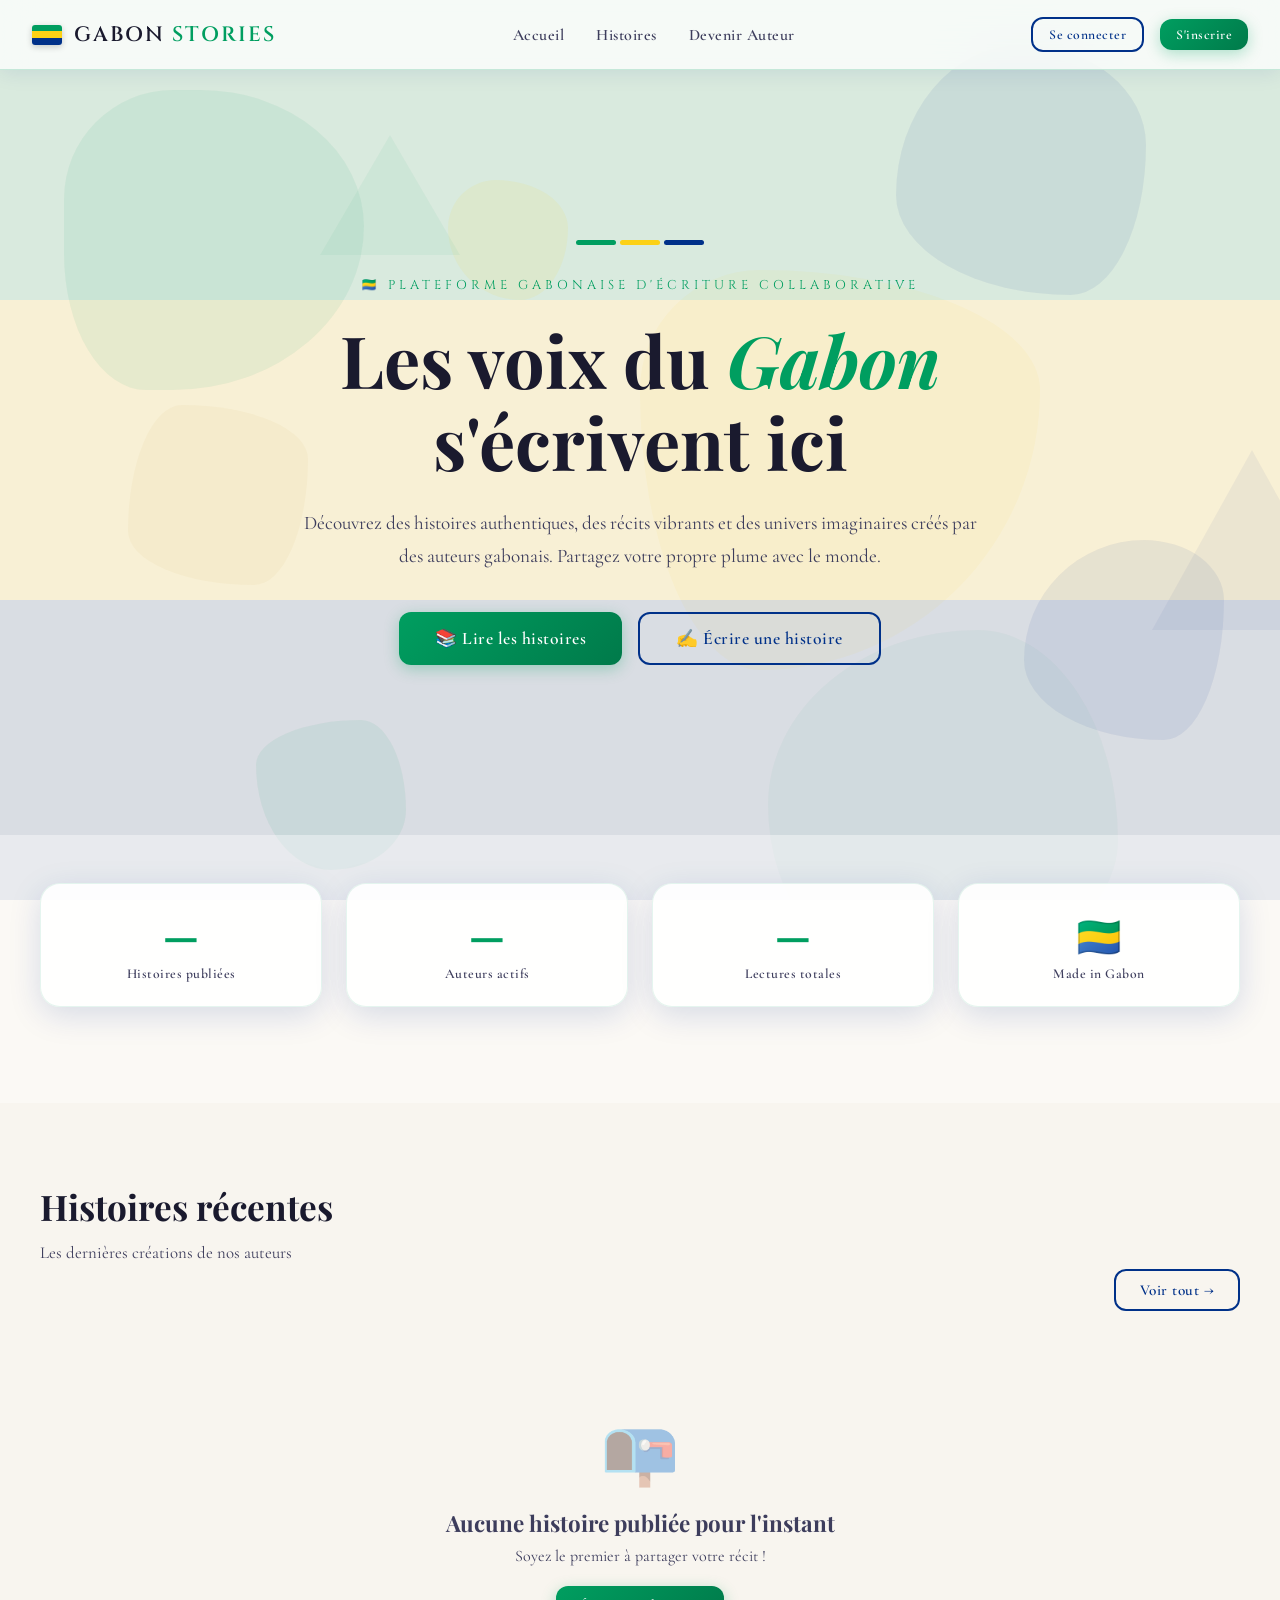
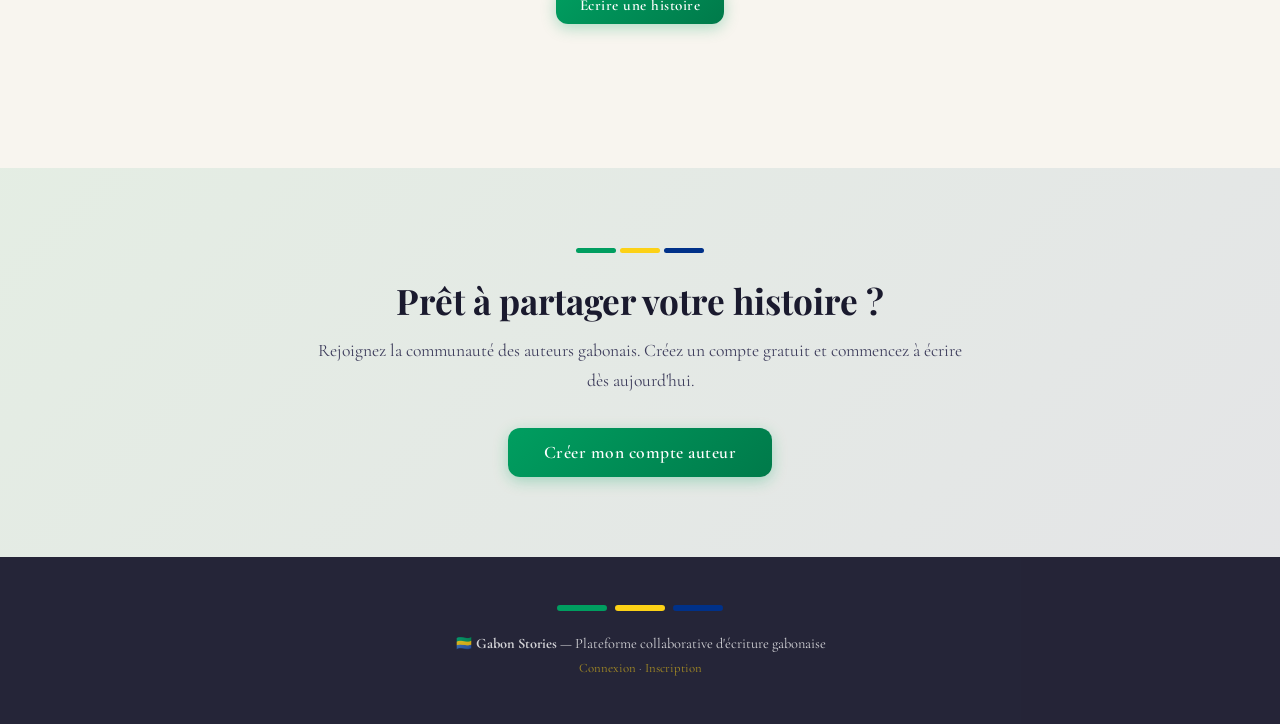
<file: index.html>
<!DOCTYPE html>
<html lang="fr">
<head>
  <meta charset="UTF-8">
  <meta name="viewport" content="width=device-width, initial-scale=1.0">
  <title>Gabon Stories — Bibliothèque Collaborative</title>
  <link rel="stylesheet" href="style.css">
</head>
<body>

<!-- FOND DRAPEAU GABONAIS -->
<div class="flag-background">
  <div class="flag-band flag-band-vert"></div>
  <div class="flag-band flag-band-jaune"></div>
  <div class="flag-band flag-band-bleu"></div>
</div>
<div class="flag-overlay"></div>

<!-- FORMES ANIMÉES -->
<div class="shapes-container">
  <div class="shape shape-1"></div>
  <div class="shape shape-2"></div>
  <div class="shape shape-3"></div>
  <div class="shape shape-4"></div>
  <div class="shape shape-5"></div>
  <div class="shape shape-6"></div>
  <div class="shape shape-7"></div>
  <div class="shape shape-8"></div>
  <div class="shape shape-tri shape-tri-1"></div>
  <div class="shape shape-tri shape-tri-2"></div>
</div>

<!-- CONTENU -->
<div class="page-content">

  <!-- NAVBAR -->
  <nav class="navbar">
    <a href="index.html" class="navbar-brand">
      <div class="brand-flag">
        <span class="bf-vert"></span>
        <span class="bf-jaune"></span>
        <span class="bf-bleu"></span>
      </div>
      <span class="brand-text">GABON <span>STORIES</span></span>
    </a>
    <ul class="navbar-nav">
      <li><a href="index.html">Accueil</a></li>
      <li><a href="histoires.html">Histoires</a></li>
      <li><a href="inscription.html">Devenir Auteur</a></li>
    </ul>
    <div class="navbar-actions" id="navActions"></div>
  </nav>

  <!-- HERO -->
  <section class="hero">
    <div class="hero-content">
      <div class="flag-stripe">
        <span class="fs-vert"></span>
        <span class="fs-jaune"></span>
        <span class="fs-bleu"></span>
      </div>
      <p class="hero-eyebrow">🇬🇦 Plateforme Gabonaise d'Écriture Collaborative</p>
      <h1 class="hero-title">Les voix du <em>Gabon</em> s'écrivent ici</h1>
      <p class="hero-subtitle">
        Découvrez des histoires authentiques, des récits vibrants et des univers imaginaires créés par des auteurs gabonais. Partagez votre propre plume avec le monde.
      </p>
      <div class="hero-actions">
        <a href="histoires.html" class="btn btn-primary btn-lg">📚 Lire les histoires</a>
        <a href="inscription.html" class="btn btn-secondary btn-lg">✍️ Écrire une histoire</a>
      </div>
    </div>
  </section>

  <!-- STATISTIQUES -->
  <section class="section-sm" style="background: rgba(255,255,255,0.4);">
    <div class="container">
      <div class="stats-grid" id="statsGrid">
        <div class="stat-card">
          <div class="stat-number" id="statStories">—</div>
          <div class="stat-label">Histoires publiées</div>
        </div>
        <div class="stat-card">
          <div class="stat-number" id="statAuthors">—</div>
          <div class="stat-label">Auteurs actifs</div>
        </div>
        <div class="stat-card">
          <div class="stat-number" id="statViews">—</div>
          <div class="stat-label">Lectures totales</div>
        </div>
        <div class="stat-card">
          <div class="stat-number">🇬🇦</div>
          <div class="stat-label">Made in Gabon</div>
        </div>
      </div>
    </div>
  </section>

  <!-- HISTOIRES RÉCENTES -->
  <section class="section">
    <div class="container">
      <div class="section-header">
        <div>
          <h2 class="section-title">Histoires récentes</h2>
          <p class="section-subtitle">Les dernières créations de nos auteurs</p>
        </div>
        <a href="histoires.html" class="btn btn-secondary">Voir tout →</a>
      </div>

      <div id="storiesGrid" class="grid-3">
        <div class="empty-state" style="grid-column: 1/-1;">
          <div class="empty-state-icon">📖</div>
          <h3>Chargement des histoires...</h3>
        </div>
      </div>
    </div>
  </section>

  <!-- CALL TO ACTION -->
  <section class="section" style="background: linear-gradient(135deg, rgba(0,158,96,0.08), rgba(0,49,137,0.08));">
    <div class="container" style="text-align: center; max-width: 650px;">
      <div class="flag-stripe" style="justify-content: center; margin-bottom: 1.5rem;">
        <span class="fs-vert"></span>
        <span class="fs-jaune"></span>
        <span class="fs-bleu"></span>
      </div>
      <h2 class="section-title">Prêt à partager votre histoire ?</h2>
      <p style="color: var(--texte-moyen); font-size: 1.1rem; margin-bottom: 2rem; line-height: 1.7;">
        Rejoignez la communauté des auteurs gabonais. Créez un compte gratuit et commencez à écrire dès aujourd'hui.
      </p>
      <a href="inscription.html" class="btn btn-primary btn-lg">Créer mon compte auteur</a>
    </div>
  </section>

  <!-- FOOTER -->
  <footer>
    <div class="footer-flag">
      <span style="background:var(--vert-gabon)"></span>
      <span style="background:var(--jaune-gabon)"></span>
      <span style="background:var(--bleu-gabon)"></span>
    </div>
    <p>🇬🇦 <strong>Gabon Stories</strong> — Plateforme collaborative d'écriture gabonaise</p>
    <p style="margin-top: 0.5rem; font-size: 0.8rem; opacity: 0.6;">
      <a href="connexion.html">Connexion</a> · <a href="inscription.html">Inscription</a>
    </p>
  </footer>
</div>

<script src="app.js"></script>
<script>
  // Charger stats et histoires
  async function loadHomepage() {
    // Stats
    try {
      const res = await API.get('getStats');
      if (res.success) {
        document.getElementById('statStories').textContent = res.stats.stories;
        document.getElementById('statAuthors').textContent = res.stats.authors;
        document.getElementById('statViews').textContent = res.stats.views;
      }
    } catch(e) {}

    // Histoires
    try {
      const res = await API.get('getStories');
      const grid = document.getElementById('storiesGrid');
      if (res.success && res.stories.length > 0) {
        const recent = res.stories.slice(0, 6);
        grid.innerHTML = recent.map(story => `
          <div class="story-card" onclick="window.location.href='lire.html?id=${story.id}'">
            <div class="story-card-banner"></div>
            <div class="story-card-body">
              <h3 class="story-card-title">${escapeHtml(story.title)}</h3>
              <p class="story-card-author">✍️ ${escapeHtml(story.authorName)}</p>
              <p class="story-card-excerpt">${escapeHtml(story.excerpt)}</p>
            </div>
            <div class="story-card-footer">
              <span>📅 ${formatDate(story.createdAt)}</span>
              <span>👁 ${story.views}</span>
            </div>
          </div>
        `).join('');
      } else {
        grid.innerHTML = `
          <div class="empty-state" style="grid-column:1/-1">
            <div class="empty-state-icon">📭</div>
            <h3>Aucune histoire publiée pour l'instant</h3>
            <p>Soyez le premier à partager votre récit !</p>
            <br><a href="inscription.html" class="btn btn-primary">Écrire une histoire</a>
          </div>
        `;
      }
    } catch(e) {
      document.getElementById('storiesGrid').innerHTML = `
        <div class="alert alert-error" style="grid-column:1/-1">
          ⚠️ Impossible de charger les histoires. Vérifiez la configuration de l'API.
        </div>
      `;
    }
  }

  document.addEventListener('DOMContentLoaded', loadHomepage);
</script>
</body>
</html>
</file>
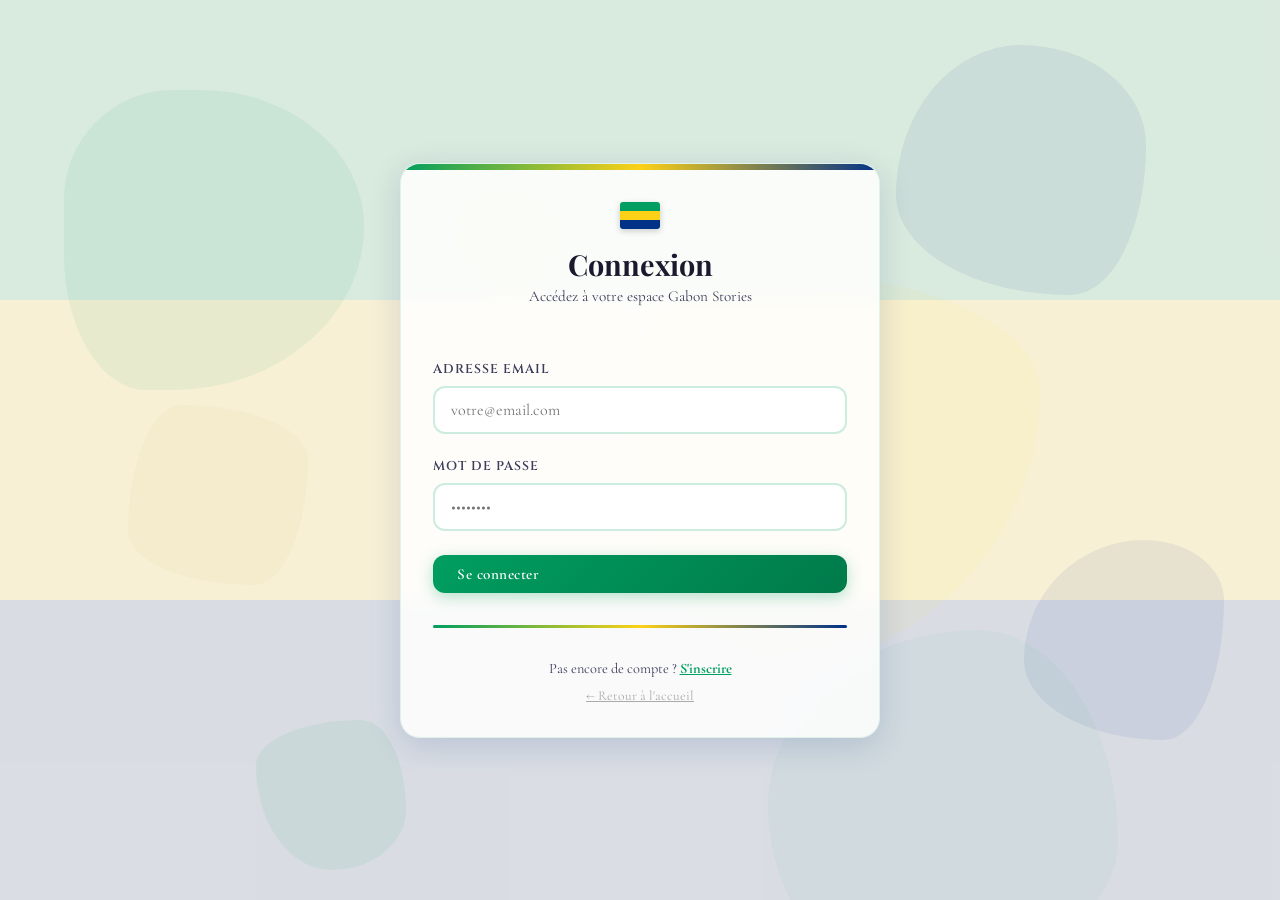
<file: admin.html>
<!DOCTYPE html>
<html lang="fr">
<head>
  <meta charset="UTF-8">
  <meta name="viewport" content="width=device-width, initial-scale=1.0">
  <title>Administration — Gabon Stories</title>
  <link rel="stylesheet" href="style.css">
</head>
<body>

<div class="flag-background">
  <div class="flag-band flag-band-vert"></div>
  <div class="flag-band flag-band-jaune"></div>
  <div class="flag-band flag-band-bleu"></div>
</div>
<div class="flag-overlay"></div>

<div class="shapes-container">
  <div class="shape shape-1"></div>
  <div class="shape shape-3"></div>
  <div class="shape shape-5"></div>
  <div class="shape shape-7"></div>
</div>

<div class="page-content">
  <nav class="navbar">
    <a href="index.html" class="navbar-brand">
      <div class="brand-flag">
        <span class="bf-vert"></span>
        <span class="bf-jaune"></span>
        <span class="bf-bleu"></span>
      </div>
      <span class="brand-text">GABON <span>STORIES</span></span>
    </a>
    <div style="display:flex;align-items:center;gap:1rem;">
      <span style="font-size:0.85rem;background:rgba(0,49,137,0.1);color:var(--bleu-gabon);padding:4px 12px;border-radius:20px;font-weight:700;">🔐 Administration</span>
      <div class="navbar-actions" id="navActions"></div>
    </div>
  </nav>

  <div class="dashboard-layout">
    <!-- SIDEBAR -->
    <aside class="sidebar">
      <div style="padding:1.5rem;border-bottom:1px solid rgba(0,158,96,0.1);">
        <div class="avatar" style="width:50px;height:50px;background:linear-gradient(135deg,var(--bleu-gabon),#001a5e);font-size:1.1rem;margin-bottom:0.75rem;">AD</div>
        <div style="font-weight:700;">Administrateur</div>
        <div style="font-size:0.8rem;color:var(--bleu-gabon);">🔐 Accès total</div>
      </div>
      <p class="sidebar-section-title">Gestion</p>
      <button class="sidebar-item active" onclick="showAdminSection('dashboard')">
        <span class="sidebar-item-icon">📊</span> Tableau de bord
      </button>
      <button class="sidebar-item" onclick="showAdminSection('users')">
        <span class="sidebar-item-icon">👥</span> Utilisateurs
      </button>
      <button class="sidebar-item" onclick="showAdminSection('stories')">
        <span class="sidebar-item-icon">📚</span> Histoires
      </button>
      <p class="sidebar-section-title">Système</p>
      <button class="sidebar-item" onclick="window.open('histoires.html')">
        <span class="sidebar-item-icon">🌐</span> Voir le site
      </button>
      <button class="sidebar-item" onclick="handleLogout()">
        <span class="sidebar-item-icon">🚪</span> Déconnexion
      </button>
    </aside>

    <!-- MAIN -->
    <main class="main-content">
      <div id="alertContainer"></div>

      <!-- DASHBOARD -->
      <div id="adminDashboard">
        <h2 class="section-title">📊 Tableau de bord</h2>
        <p class="section-subtitle">Vue d'ensemble de la plateforme</p>
        <br>
        <div class="stats-grid" id="adminStats">
          <div class="stat-card"><div class="stat-number" id="sTotalUsers">—</div><div class="stat-label">Utilisateurs</div></div>
          <div class="stat-card"><div class="stat-number" id="sTotalStories">—</div><div class="stat-label">Histoires totales</div></div>
          <div class="stat-card"><div class="stat-number" id="sPublished">—</div><div class="stat-label">Publiées</div></div>
          <div class="stat-card"><div class="stat-number" id="sDrafts">—</div><div class="stat-label">Brouillons</div></div>
        </div>

        <div class="card">
          <div class="card-header">
            <h3 style="font-family:'Playfair Display',serif;">🇬🇦 À propos de cette plateforme</h3>
          </div>
          <div class="card-body">
            <p style="line-height:1.8;color:var(--texte-moyen);">
              Bienvenue dans l'interface d'administration de <strong>Gabon Stories</strong>. 
              Depuis ce tableau de bord, vous gérez l'ensemble de la plateforme : 
              utilisateurs, histoires, et statistiques. 
              Toutes les données sont stockées dans <strong>Google Sheets</strong> via <strong>Google Apps Script</strong>.
            </p>
            <br>
            <div style="display:flex;gap:1rem;flex-wrap:wrap;">
              <button class="btn btn-primary" onclick="showAdminSection('users')">👥 Gérer les utilisateurs</button>
              <button class="btn btn-secondary" onclick="showAdminSection('stories')">📚 Gérer les histoires</button>
            </div>
          </div>
        </div>
      </div>

      <!-- UTILISATEURS -->
      <div id="adminUsers" style="display:none;">
        <div class="section-header">
          <div>
            <h2 class="section-title">👥 Gestion des utilisateurs</h2>
            <p class="section-subtitle">Tous les comptes inscrits sur la plateforme</p>
          </div>
          <button class="btn btn-primary" onclick="loadUsers()">🔄 Actualiser</button>
        </div>
        <div class="table-container">
          <table>
            <thead>
              <tr>
                <th>Auteur</th>
                <th>Email</th>
                <th>Rôle</th>
                <th>Inscription</th>
                <th>Statut</th>
                <th>Actions</th>
              </tr>
            </thead>
            <tbody id="usersTableBody">
              <tr><td colspan="6" style="text-align:center;padding:2rem;color:#aaa;">Chargement...</td></tr>
            </tbody>
          </table>
        </div>
      </div>

      <!-- HISTOIRES -->
      <div id="adminStories" style="display:none;">
        <div class="section-header">
          <div>
            <h2 class="section-title">📚 Gestion des histoires</h2>
            <p class="section-subtitle">Toutes les histoires de la plateforme</p>
          </div>
          <button class="btn btn-primary" onclick="loadAdminStories()">🔄 Actualiser</button>
        </div>
        <div class="table-container">
          <table>
            <thead>
              <tr>
                <th>Titre</th>
                <th>Auteur</th>
                <th>Date</th>
                <th>Statut</th>
                <th>Vues</th>
                <th>Actions</th>
              </tr>
            </thead>
            <tbody id="storiesTableBody">
              <tr><td colspan="6" style="text-align:center;padding:2rem;color:#aaa;">Chargement...</td></tr>
            </tbody>
          </table>
        </div>
      </div>
    </main>
  </div>
</div>

<!-- MODAL CONFIRMATION -->
<div class="modal-overlay" id="confirmModal">
  <div class="modal">
    <div class="modal-header">
      <h3 class="modal-title" id="confirmModalTitle">Confirmer l'action</h3>
      <button class="modal-close" onclick="closeModal('confirmModal')">✕</button>
    </div>
    <div class="modal-body">
      <p id="confirmModalText" style="color:var(--texte-moyen);margin-bottom:1.5rem;"></p>
      <div style="display:flex;gap:1rem;">
        <button class="btn btn-danger" id="confirmModalBtn">Confirmer</button>
        <button class="btn btn-secondary" onclick="closeModal('confirmModal')">Annuler</button>
      </div>
    </div>
  </div>
</div>

<script src="app.js"></script>
<script>
  AppState.init();
  if (!AppState.isLoggedIn() || !AppState.isAdmin()) window.location.href = 'connexion.html';

  function showAdminSection(name) {
    ['adminDashboard','adminUsers','adminStories'].forEach(id => {
      document.getElementById(id).style.display = 'none';
    });
    document.querySelectorAll('.sidebar-item').forEach(i => i.classList.remove('active'));

    if (name === 'dashboard') {
      document.getElementById('adminDashboard').style.display = 'block';
      loadDashboardStats();
    } else if (name === 'users') {
      document.getElementById('adminUsers').style.display = 'block';
      loadUsers();
    } else if (name === 'stories') {
      document.getElementById('adminStories').style.display = 'block';
      loadAdminStories();
    }
  }

  async function loadDashboardStats() {
    try {
      const [usersRes, storiesRes] = await Promise.all([
        API.post({ action: 'adminGetUsers', sessionToken: AppState.token }),
        API.post({ action: 'adminGetAllStories', sessionToken: AppState.token })
      ]);
      if (usersRes.success) document.getElementById('sTotalUsers').textContent = usersRes.users.length;
      if (storiesRes.success) {
        const s = storiesRes.stories;
        document.getElementById('sTotalStories').textContent = s.length;
        document.getElementById('sPublished').textContent = s.filter(x => x.status === 'publié').length;
        document.getElementById('sDrafts').textContent = s.filter(x => x.status === 'brouillon').length;
      }
    } catch(e) {}
  }

  async function loadUsers() {
    const tbody = document.getElementById('usersTableBody');
    try {
      const res = await API.post({ action: 'adminGetUsers', sessionToken: AppState.token });
      if (res.success && res.users.length > 0) {
        tbody.innerHTML = res.users.map(u => `
          <tr>
            <td><strong>${escapeHtml(u.username)}</strong></td>
            <td>${escapeHtml(u.email)}</td>
            <td><span class="story-badge ${u.role === 'admin' ? 'badge-pending' : 'badge-published'}">${u.role}</span></td>
            <td>${formatDate(u.createdAt)}</td>
            <td><span class="story-badge ${u.status === 'active' ? 'badge-published' : 'badge-draft'}">${u.status}</span></td>
            <td style="display:flex;gap:0.5rem;">
              ${u.role !== 'admin' ? `
                <button class="btn btn-sm ${u.status === 'blocked' ? 'btn-primary' : 'btn-secondary'}" onclick="toggleBlock('${u.id}', '${u.username}', '${u.status}')">
                  ${u.status === 'blocked' ? '✅ Débloquer' : '🚫 Bloquer'}
                </button>
                <button class="btn btn-danger btn-sm" onclick="deleteUser('${u.id}', '${u.username}')">🗑️</button>
              ` : '<span style="color:#aaa;font-size:0.85rem;">—</span>'}
            </td>
          </tr>
        `).join('');
      } else {
        tbody.innerHTML = `<tr><td colspan="6" style="text-align:center;padding:2rem;color:#aaa;">Aucun utilisateur.</td></tr>`;
      }
    } catch(e) {
      tbody.innerHTML = `<tr><td colspan="6" style="color:red;padding:1rem;">Erreur de chargement.</td></tr>`;
    }
  }

  async function loadAdminStories() {
    const tbody = document.getElementById('storiesTableBody');
    try {
      const res = await API.post({ action: 'adminGetAllStories', sessionToken: AppState.token });
      if (res.success && res.stories.length > 0) {
        tbody.innerHTML = res.stories.map(s => `
          <tr>
            <td><strong>${escapeHtml(s.title)}</strong></td>
            <td>${escapeHtml(s.authorName)}</td>
            <td>${formatDate(s.createdAt)}</td>
            <td><span class="story-badge badge-${s.status === 'publié' ? 'published' : s.status === 'brouillon' ? 'draft' : 'pending'}">${s.status}</span></td>
            <td>👁 ${s.views}</td>
            <td style="display:flex;gap:0.5rem;">
              ${s.status === 'publié' ? `<a href="lire.html?id=${s.id}" target="_blank" class="btn btn-sm" style="background:rgba(0,158,96,0.1);color:var(--vert-gabon);">👁 Voir</a>` : ''}
              ${s.status !== 'publié' ? `<button class="btn btn-primary btn-sm" onclick="validateStory('${s.id}')">✅ Valider</button>` : ''}
              <button class="btn btn-danger btn-sm" onclick="adminDelStory('${s.id}', '${escapeHtml(s.title)}')">🗑️</button>
            </td>
          </tr>
        `).join('');
      } else {
        tbody.innerHTML = `<tr><td colspan="6" style="text-align:center;padding:2rem;color:#aaa;">Aucune histoire.</td></tr>`;
      }
    } catch(e) {
      tbody.innerHTML = `<tr><td colspan="6" style="color:red;padding:1rem;">Erreur.</td></tr>`;
    }
  }

  function openConfirmModal(title, text, onConfirm) {
    document.getElementById('confirmModalTitle').textContent = title;
    document.getElementById('confirmModalText').textContent = text;
    document.getElementById('confirmModalBtn').onclick = () => { closeModal('confirmModal'); onConfirm(); };
    openModal('confirmModal');
  }

  function toggleBlock(id, name, status) {
    const action = status === 'blocked' ? 'débloquer' : 'bloquer';
    openConfirmModal(`${action.charAt(0).toUpperCase() + action.slice(1)} l'utilisateur`,
      `Voulez-vous ${action} "${name}" ?`, async () => {
        const res = await API.post({ action: 'adminBlockUser', sessionToken: AppState.token, userId: id });
        if (res.success) { showAlert(`✅ Utilisateur ${res.newStatus === 'blocked' ? 'bloqué' : 'débloqué'}.`, 'success'); loadUsers(); }
        else showAlert(res.message, 'error');
      }
    );
  }

  function deleteUser(id, name) {
    openConfirmModal('Supprimer l\'utilisateur', `Supprimer définitivement "${name}" et toutes ses données ?`, async () => {
      const res = await API.post({ action: 'adminDeleteUser', sessionToken: AppState.token, userId: id });
      if (res.success) { showAlert('✅ Utilisateur supprimé.', 'success'); loadUsers(); }
      else showAlert(res.message, 'error');
    });
  }

  function adminDelStory(id, title) {
    openConfirmModal('Supprimer l\'histoire', `Supprimer définitivement "${title}" ?`, async () => {
      const res = await API.post({ action: 'deleteStory', sessionToken: AppState.token, id });
      if (res.success) { showAlert('✅ Histoire supprimée.', 'success'); loadAdminStories(); }
      else showAlert(res.message, 'error');
    });
  }

  async function validateStory(id) {
    const res = await API.post({ action: 'adminValidateStory', sessionToken: AppState.token, id });
    if (res.success) { showAlert('✅ Histoire validée et publiée !', 'success'); loadAdminStories(); }
    else showAlert(res.message, 'error');
  }

  document.addEventListener('DOMContentLoaded', () => loadDashboardStats());
</script>
</body>
</html>
</file>
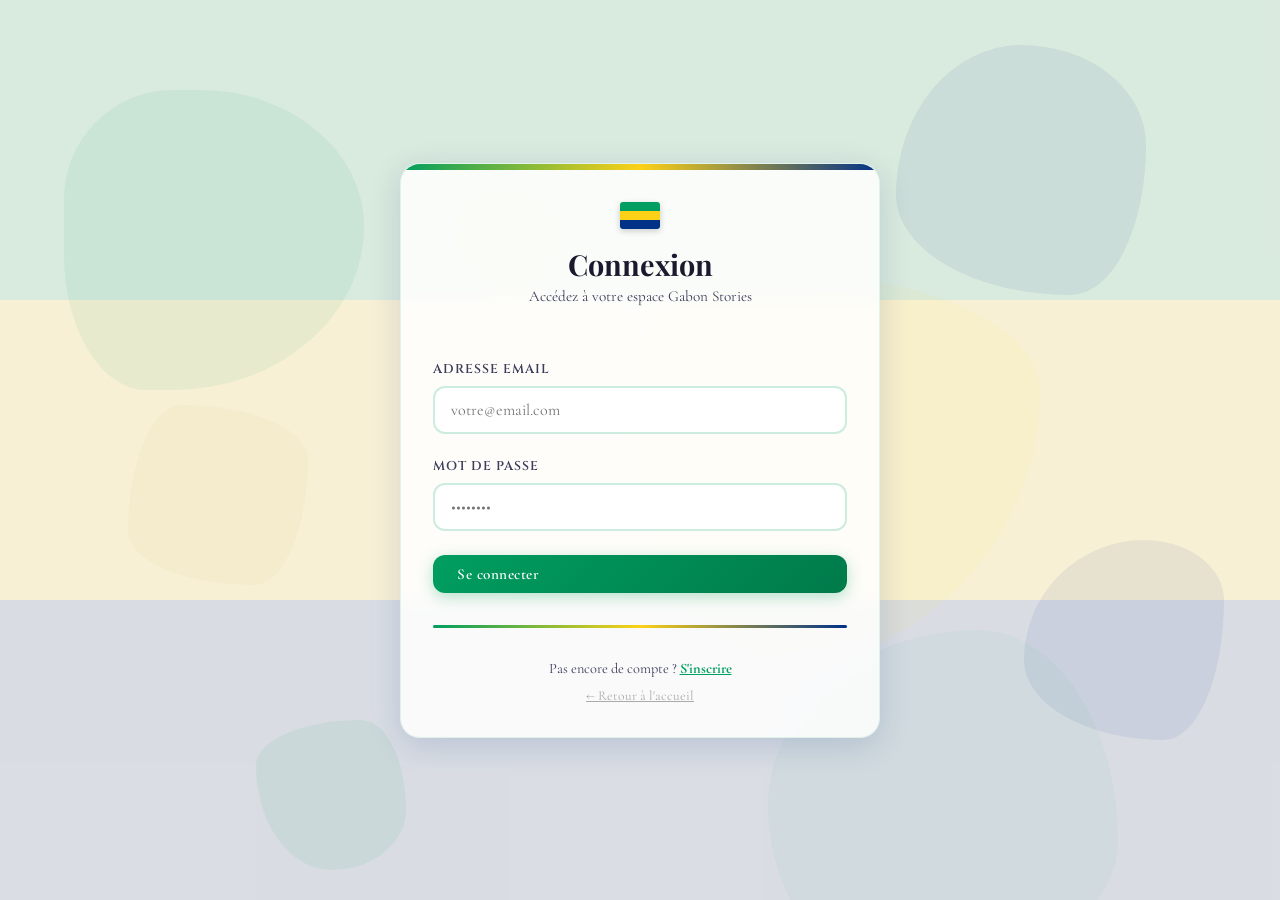
<file: auteur.html>
<!DOCTYPE html>
<html lang="fr">
<head>
  <meta charset="UTF-8">
  <meta name="viewport" content="width=device-width, initial-scale=1.0">
  <title>Espace Auteur — Gabon Stories</title>
  <link rel="stylesheet" href="style.css">
  <style>
    .story-editor { background: rgba(255,255,255,0.95); border-radius: var(--radius-lg); padding: 2rem; box-shadow: var(--shadow-soft); }
    .editor-toolbar { display: flex; justify-content: space-between; align-items: center; margin-bottom: 1.5rem; }
    #storyContent { min-height: 300px; font-size: 1.05rem; line-height: 1.8; }
  </style>
</head>
<body>

<div class="flag-background">
  <div class="flag-band flag-band-vert"></div>
  <div class="flag-band flag-band-jaune"></div>
  <div class="flag-band flag-band-bleu"></div>
</div>
<div class="flag-overlay"></div>

<div class="shapes-container">
  <div class="shape shape-1"></div>
  <div class="shape shape-3"></div>
  <div class="shape shape-5"></div>
  <div class="shape shape-7"></div>
</div>

<div class="page-content">
  <nav class="navbar">
    <a href="index.html" class="navbar-brand">
      <div class="brand-flag">
        <span class="bf-vert"></span>
        <span class="bf-jaune"></span>
        <span class="bf-bleu"></span>
      </div>
      <span class="brand-text">GABON <span>STORIES</span></span>
    </a>
    <ul class="navbar-nav">
      <li><a href="histoires.html">📚 Bibliothèque</a></li>
    </ul>
    <div class="navbar-actions" id="navActions"></div>
  </nav>

  <div class="dashboard-layout">
    <!-- SIDEBAR -->
    <aside class="sidebar">
      <div style="padding: 1.5rem; border-bottom: 1px solid rgba(0,158,96,0.1);">
        <div class="avatar" style="width:50px;height:50px;font-size:1.1rem;margin-bottom:0.75rem;" id="sidebarAvatar">--</div>
        <div style="font-weight:700;" id="sidebarName">Chargement...</div>
        <div style="font-size:0.8rem;color:var(--vert-gabon);">✍️ Auteur</div>
      </div>
      <p class="sidebar-section-title">Mon espace</p>
      <button class="sidebar-item active" id="tabMesHistoires" onclick="showSection('mesHistoires')">
        <span class="sidebar-item-icon">📖</span> Mes histoires
      </button>
      <button class="sidebar-item" id="tabNouvelleHistoire" onclick="showSection('nouvelleHistoire')">
        <span class="sidebar-item-icon">✏️</span> Nouvelle histoire
      </button>
      <p class="sidebar-section-title">Compte</p>
      <button class="sidebar-item" onclick="handleLogout()">
        <span class="sidebar-item-icon">🚪</span> Se déconnecter
      </button>
    </aside>

    <!-- MAIN -->
    <main class="main-content">
      <div id="alertContainer"></div>

      <!-- MES HISTOIRES -->
      <div id="sectionMesHistoires">
        <div class="section-header">
          <div>
            <h2 class="section-title">📖 Mes histoires</h2>
            <p class="section-subtitle">Gérez vos créations littéraires</p>
          </div>
          <button class="btn btn-primary" onclick="showSection('nouvelleHistoire')">+ Nouvelle histoire</button>
        </div>
        <div id="myStoriesGrid" class="grid-3">
          <div class="empty-state" style="grid-column:1/-1">
            <div class="empty-state-icon">⏳</div>
            <h3>Chargement...</h3>
          </div>
        </div>
      </div>

      <!-- NOUVELLE / MODIFIER HISTOIRE -->
      <div id="sectionNouvelleHistoire" style="display:none;">
        <h2 class="section-title" id="editorTitle">✏️ Nouvelle histoire</h2>
        <p class="section-subtitle" id="editorSubtitle">Donnez vie à votre récit</p>
        <br>
        <div class="story-editor">
          <input type="hidden" id="editingId">
          <div class="form-group">
            <label class="form-label">Titre de l'histoire *</label>
            <input type="text" class="form-control" id="storyTitle" placeholder="Un titre accrocheur...">
          </div>
          <div class="form-group">
            <label class="form-label">Votre histoire *</label>
            <textarea class="form-control" id="storyContent" style="min-height:350px;" placeholder="Il était une fois, au cœur du Gabon..."></textarea>
          </div>
          <div style="display:flex;gap:1rem;flex-wrap:wrap;">
            <button class="btn btn-secondary" id="saveDraftBtn" onclick="saveStory('brouillon')">💾 Sauvegarder en brouillon</button>
            <button class="btn btn-primary" id="publishBtn" onclick="saveStory('publié')">🌍 Publier maintenant</button>
            <button class="btn" style="background:#f0f0f0;color:#666;" onclick="showSection('mesHistoires')">Annuler</button>
          </div>
        </div>
      </div>
    </main>
  </div>
</div>

<!-- MODAL CONFIRMATION SUPPRESSION -->
<div class="modal-overlay" id="deleteModal">
  <div class="modal">
    <div class="modal-header">
      <h3 class="modal-title">⚠️ Confirmer la suppression</h3>
      <button class="modal-close" onclick="closeModal('deleteModal')">✕</button>
    </div>
    <div class="modal-body">
      <p style="color:var(--texte-moyen);margin-bottom:1.5rem;">
        Êtes-vous sûr de vouloir supprimer cette histoire ? Cette action est irréversible.
      </p>
      <div style="display:flex;gap:1rem;">
        <button class="btn btn-danger" id="confirmDeleteBtn">Oui, supprimer</button>
        <button class="btn btn-secondary" onclick="closeModal('deleteModal')">Annuler</button>
      </div>
    </div>
  </div>
</div>

<script src="app.js"></script>
<script>
  AppState.init();
  if (!AppState.isLoggedIn()) window.location.href = 'connexion.html';

  // Init sidebar
  document.getElementById('sidebarName').textContent = AppState.user?.username || 'Auteur';
  document.getElementById('sidebarAvatar').textContent = getInitials(AppState.user?.username || 'AU');

  function showSection(name) {
    document.getElementById('sectionMesHistoires').style.display = name === 'mesHistoires' ? 'block' : 'none';
    document.getElementById('sectionNouvelleHistoire').style.display = name === 'nouvelleHistoire' ? 'block' : 'none';
    document.querySelectorAll('.sidebar-item').forEach(i => i.classList.remove('active'));
    if (name === 'mesHistoires') {
      document.getElementById('tabMesHistoires').classList.add('active');
      loadMyStories();
    } else if (name === 'nouvelleHistoire') {
      document.getElementById('tabNouvelleHistoire').classList.add('active');
      document.getElementById('editingId').value = '';
      document.getElementById('storyTitle').value = '';
      document.getElementById('storyContent').value = '';
      document.getElementById('editorTitle').textContent = '✏️ Nouvelle histoire';
      document.getElementById('editorSubtitle').textContent = 'Donnez vie à votre récit';
    }
  }

  async function loadMyStories() {
    const grid = document.getElementById('myStoriesGrid');
    try {
      const res = await API.post({ action: 'getMyStories', sessionToken: AppState.token });
      if (res.success && res.stories.length > 0) {
        grid.innerHTML = res.stories.map(story => `
          <div class="story-card">
            <div class="story-card-banner"></div>
            <div class="story-card-body">
              <h3 class="story-card-title">${escapeHtml(story.title)}</h3>
              <div style="margin-bottom:0.5rem;"><span class="story-badge badge-${story.status === 'publié' ? 'published' : story.status === 'brouillon' ? 'draft' : 'pending'}">${story.status}</span></div>
              <p class="story-card-excerpt">${escapeHtml(story.excerpt)}</p>
            </div>
            <div class="story-card-footer">
              <span>📅 ${formatDate(story.createdAt)}</span>
              <span>👁 ${story.views}</span>
            </div>
            <div style="padding:0.75rem 1.5rem;display:flex;gap:0.5rem;flex-wrap:wrap;border-top:1px solid rgba(0,158,96,0.1);">
              <button class="btn btn-secondary btn-sm" onclick="editStory('${story.id}', ${JSON.stringify(story).replace(/'/g, "\\'")})">✏️ Modifier</button>
              ${story.status !== 'publié' ? `<button class="btn btn-primary btn-sm" onclick="quickPublish('${story.id}')">🌍 Publier</button>` : `<a href="lire.html?id=${story.id}" class="btn btn-sm" style="background:rgba(0,158,96,0.1);color:var(--vert-gabon);" target="_blank">👁 Voir</a>`}
              <button class="btn btn-danger btn-sm" onclick="confirmDelete('${story.id}')">🗑️</button>
            </div>
          </div>
        `).join('');
      } else {
        grid.innerHTML = `
          <div class="empty-state" style="grid-column:1/-1">
            <div class="empty-state-icon">📝</div>
            <h3>Vous n'avez pas encore d'histoires</h3>
            <p>Commencez à écrire votre première histoire !</p>
            <br><button class="btn btn-primary" onclick="showSection('nouvelleHistoire')">✏️ Écrire maintenant</button>
          </div>
        `;
      }
    } catch(e) {
      grid.innerHTML = `<div class="alert alert-error" style="grid-column:1/-1">⚠️ Erreur de chargement.</div>`;
    }
  }

  async function saveStory(status) {
    const id = document.getElementById('editingId').value;
    const title = document.getElementById('storyTitle').value.trim();
    const content = document.getElementById('storyContent').value.trim();

    if (!title || !content) { showAlert('Titre et contenu sont requis.', 'error'); return; }

    const btnId = status === 'publié' ? 'publishBtn' : 'saveDraftBtn';
    setLoading(btnId, true, status === 'publié' ? 'Publication...' : 'Sauvegarde...');

    try {
      let res;
      if (id) {
        res = await API.post({ action: 'updateStory', sessionToken: AppState.token, id, title, content, status });
      } else {
        res = await API.post({ action: 'createStory', sessionToken: AppState.token, title, content, status });
      }

      if (res.success) {
        showAlert('✅ ' + res.message, 'success');
        setTimeout(() => showSection('mesHistoires'), 1500);
      } else {
        showAlert(res.message || 'Erreur.', 'error');
      }
    } catch(e) {
      showAlert('Erreur de connexion.', 'error');
    }
    setLoading(btnId, false);
  }

  function editStory(id, story) {
    document.getElementById('editingId').value = id;
    document.getElementById('storyTitle').value = story.title || '';
    // Récupérer le contenu complet via API
    loadFullStory(id);
    document.getElementById('editorTitle').textContent = '✏️ Modifier l\'histoire';
    document.getElementById('editorSubtitle').textContent = escapeHtml(story.title);
    showSection('nouvelleHistoire');
  }

  async function loadFullStory(id) {
    const res = await API.get('getStory', { id });
    if (res.success) document.getElementById('storyContent').value = res.story.content;
  }

  async function quickPublish(id) {
    try {
      const res = await API.post({ action: 'publishStory', sessionToken: AppState.token, id });
      if (res.success) { showAlert('✅ Histoire publiée !', 'success'); loadMyStories(); }
      else showAlert(res.message, 'error');
    } catch(e) { showAlert('Erreur.', 'error'); }
  }

  let deleteTargetId = null;
  function confirmDelete(id) {
    deleteTargetId = id;
    openModal('deleteModal');
    document.getElementById('confirmDeleteBtn').onclick = async () => {
      closeModal('deleteModal');
      try {
        const res = await API.post({ action: 'deleteStory', sessionToken: AppState.token, id: deleteTargetId });
        if (res.success) { showAlert('Histoire supprimée.', 'success'); loadMyStories(); }
        else showAlert(res.message, 'error');
      } catch(e) { showAlert('Erreur.', 'error'); }
    };
  }

  document.addEventListener('DOMContentLoaded', () => loadMyStories());
</script>
</body>
</html>
</file>
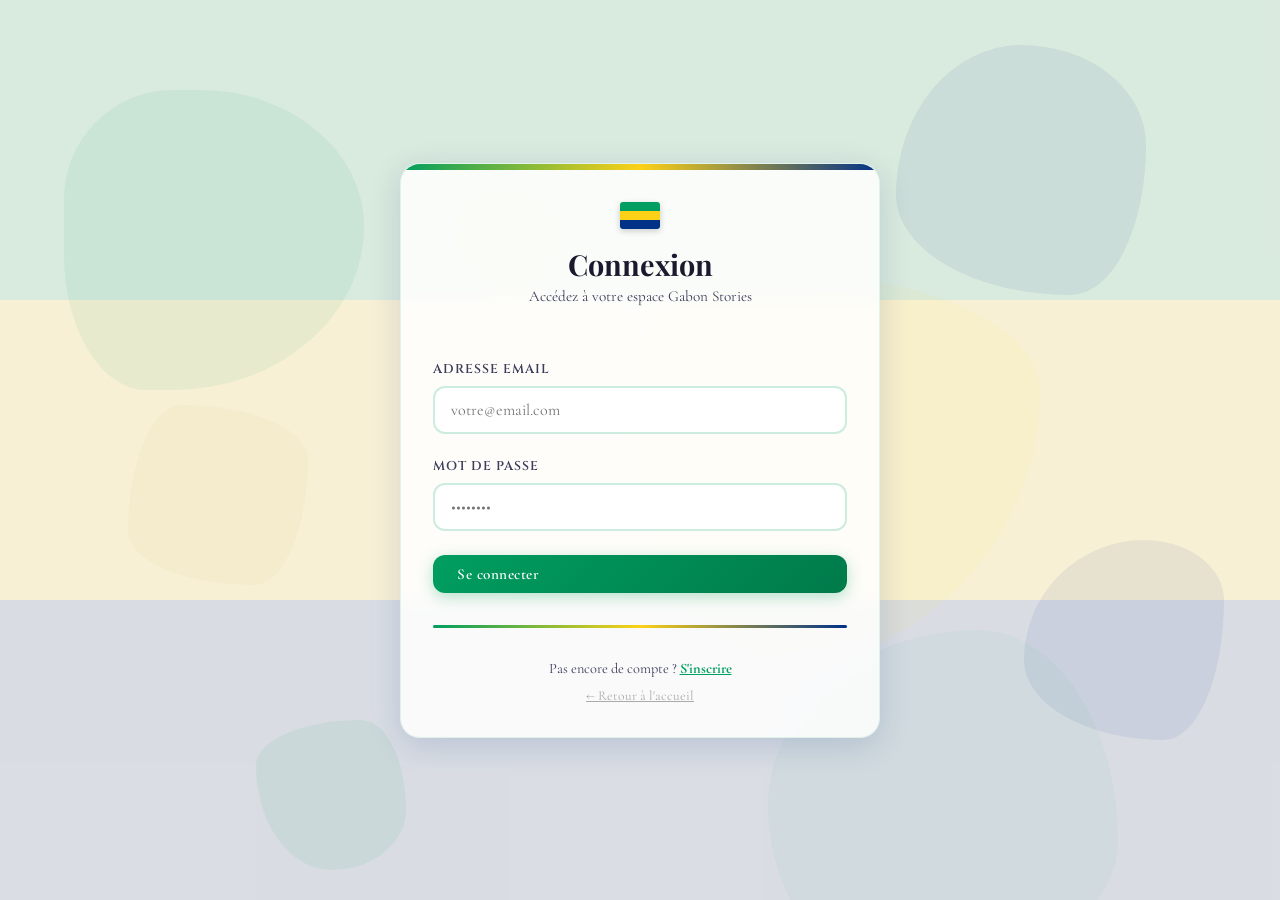
<file: connexion.html>
<!DOCTYPE html>
<html lang="fr">
<head>
  <meta charset="UTF-8">
  <meta name="viewport" content="width=device-width, initial-scale=1.0">
  <title>Connexion — Gabon Stories</title>
  <link rel="stylesheet" href="style.css">
  <style>
    .auth-page { min-height: 100vh; display: flex; align-items: center; justify-content: center; padding: 2rem; }
    .auth-card { max-width: 480px; width: 100%; }
    .auth-top-banner { height: 6px; background: linear-gradient(90deg, var(--vert-gabon), var(--jaune-gabon), var(--bleu-gabon)); }
    .auth-logo { text-align: center; padding: 2rem 2rem 0; }
    .auth-title { font-family: 'Playfair Display', serif; font-size: 1.8rem; color: var(--texte-sombre); text-align: center; margin-bottom: 0.25rem; }
    .auth-subtitle { text-align: center; color: var(--texte-moyen); font-size: 0.95rem; margin-bottom: 1.5rem; }
  </style>
</head>
<body>

<div class="flag-background">
  <div class="flag-band flag-band-vert"></div>
  <div class="flag-band flag-band-jaune"></div>
  <div class="flag-band flag-band-bleu"></div>
</div>
<div class="flag-overlay"></div>

<div class="shapes-container">
  <div class="shape shape-1"></div>
  <div class="shape shape-2"></div>
  <div class="shape shape-3"></div>
  <div class="shape shape-4"></div>
  <div class="shape shape-5"></div>
  <div class="shape shape-6"></div>
  <div class="shape shape-7"></div>
  <div class="shape shape-8"></div>
</div>

<div class="page-content auth-page">
  <div class="auth-card">
    <div class="card">
      <div class="auth-top-banner"></div>
      <div class="auth-logo">
        <div class="brand-flag" style="justify-content:center;display:flex;flex-direction:column;width:40px;height:27px;margin:0 auto 1rem;">
          <span class="bf-vert" style="flex:1;background:var(--vert-gabon);"></span>
          <span class="bf-jaune" style="flex:1;background:var(--jaune-gabon);"></span>
          <span class="bf-bleu" style="flex:1;background:var(--bleu-gabon);"></span>
        </div>
        <h1 class="auth-title">Connexion</h1>
        <p class="auth-subtitle">Accédez à votre espace Gabon Stories</p>
      </div>

      <div class="card-body">
        <div id="alertContainer"></div>

        <div class="form-group">
          <label class="form-label">Adresse email</label>
          <input type="email" class="form-control" id="email" placeholder="votre@email.com" autocomplete="email">
        </div>

        <div class="form-group">
          <label class="form-label">Mot de passe</label>
          <input type="password" class="form-control" id="password" placeholder="••••••••" autocomplete="current-password">
        </div>

        <button class="btn btn-primary" style="width:100%;" id="loginBtn" onclick="handleLogin()">
          Se connecter
        </button>

        <hr class="divider">

        <p style="text-align:center; font-size:0.9rem; color:var(--texte-moyen);">
          Pas encore de compte ? <a href="inscription.html" style="color:var(--vert-gabon);font-weight:700;">S'inscrire</a>
        </p>
        <p style="text-align:center; margin-top:0.5rem;">
          <a href="index.html" style="font-size:0.85rem;color:#aaa;">← Retour à l'accueil</a>
        </p>
      </div>
    </div>
  </div>
</div>

<script src="app.js"></script>
<script>
  // Rediriger si déjà connecté
  AppState.init();
  if (AppState.isLoggedIn()) {
    window.location.href = AppState.isAdmin() ? 'admin.html' : 'auteur.html';
  }

  async function handleLogin() {
    const email = document.getElementById('email').value.trim();
    const password = document.getElementById('password').value;

    if (!email || !password) {
      showAlert('Veuillez remplir tous les champs.', 'error');
      return;
    }

    setLoading('loginBtn', true, 'Connexion...');

    try {
      const res = await API.post({ action: 'login', email, password });
      if (res.success) {
        AppState.login(res.user, res.token);
        showAlert('Connexion réussie ! Redirection...', 'success');
        setTimeout(() => {
          window.location.href = res.user.role === 'admin' ? 'admin.html' : 'auteur.html';
        }, 1000);
      } else {
        showAlert(res.message || 'Identifiants incorrects.', 'error');
        setLoading('loginBtn', false);
      }
    } catch(e) {
      showAlert('Erreur de connexion. Vérifiez votre connexion internet.', 'error');
      setLoading('loginBtn', false);
    }
  }

  // Connexion avec Entrée
  document.addEventListener('keydown', e => {
    if (e.key === 'Enter') handleLogin();
  });
</script>
</body>
</html>
</file>
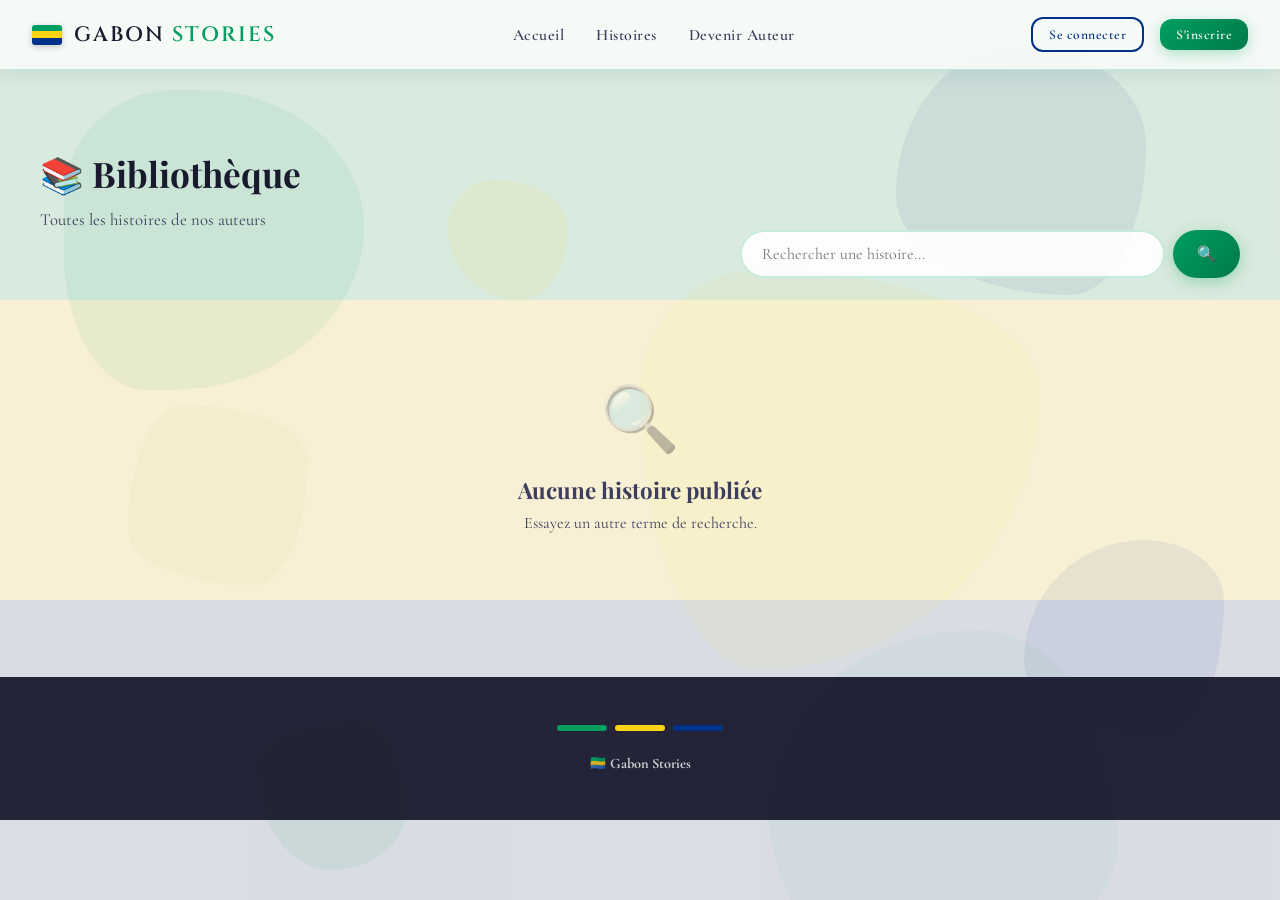
<file: histoires.html>
<!DOCTYPE html>
<html lang="fr">
<head>
  <meta charset="UTF-8">
  <meta name="viewport" content="width=device-width, initial-scale=1.0">
  <title>Histoires — Gabon Stories</title>
  <link rel="stylesheet" href="style.css">
</head>
<body>

<div class="flag-background">
  <div class="flag-band flag-band-vert"></div>
  <div class="flag-band flag-band-jaune"></div>
  <div class="flag-band flag-band-bleu"></div>
</div>
<div class="flag-overlay"></div>

<div class="shapes-container">
  <div class="shape shape-1"></div>
  <div class="shape shape-2"></div>
  <div class="shape shape-3"></div>
  <div class="shape shape-4"></div>
  <div class="shape shape-5"></div>
  <div class="shape shape-6"></div>
  <div class="shape shape-7"></div>
  <div class="shape shape-8"></div>
</div>

<div class="page-content">
  <nav class="navbar">
    <a href="index.html" class="navbar-brand">
      <div class="brand-flag">
        <span class="bf-vert"></span>
        <span class="bf-jaune"></span>
        <span class="bf-bleu"></span>
      </div>
      <span class="brand-text">GABON <span>STORIES</span></span>
    </a>
    <ul class="navbar-nav">
      <li><a href="index.html">Accueil</a></li>
      <li><a href="histoires.html">Histoires</a></li>
      <li><a href="inscription.html">Devenir Auteur</a></li>
    </ul>
    <div class="navbar-actions" id="navActions"></div>
  </nav>

  <section class="section">
    <div class="container">
      <div class="section-header">
        <div>
          <h1 class="section-title">📚 Bibliothèque</h1>
          <p class="section-subtitle">Toutes les histoires de nos auteurs</p>
        </div>
        <div class="search-bar">
          <input type="text" class="form-control" id="searchInput" placeholder="Rechercher une histoire...">
          <button class="btn btn-primary" onclick="doSearch()">🔍</button>
        </div>
      </div>

      <div id="alertContainer"></div>

      <div id="storiesGrid" class="grid-3">
        <div class="empty-state" style="grid-column:1/-1">
          <div class="empty-state-icon">⏳</div>
          <h3>Chargement...</h3>
        </div>
      </div>
    </div>
  </section>

  <footer>
    <div class="footer-flag">
      <span style="background:var(--vert-gabon)"></span>
      <span style="background:var(--jaune-gabon)"></span>
      <span style="background:var(--bleu-gabon)"></span>
    </div>
    <p>🇬🇦 <strong>Gabon Stories</strong></p>
  </footer>
</div>

<script src="app.js"></script>
<script>
  let allStories = [];

  async function loadStories(search = '') {
    const grid = document.getElementById('storiesGrid');
    try {
      const params = search ? { search } : {};
      const res = await API.get('getStories', params);
      allStories = res.stories || [];

      if (res.success && allStories.length > 0) {
        grid.innerHTML = allStories.map(story => `
          <div class="story-card" onclick="window.location.href='lire.html?id=${story.id}'">
            <div class="story-card-banner"></div>
            <div class="story-card-body">
              <h3 class="story-card-title">${escapeHtml(story.title)}</h3>
              <p class="story-card-author">✍️ ${escapeHtml(story.authorName)}</p>
              <p class="story-card-excerpt">${escapeHtml(story.excerpt)}</p>
            </div>
            <div class="story-card-footer">
              <span>📅 ${formatDate(story.createdAt)}</span>
              <span>👁 ${story.views}</span>
            </div>
          </div>
        `).join('');
      } else {
        grid.innerHTML = `
          <div class="empty-state" style="grid-column:1/-1">
            <div class="empty-state-icon">🔍</div>
            <h3>${search ? 'Aucun résultat pour "' + escapeHtml(search) + '"' : 'Aucune histoire publiée'}</h3>
            <p>Essayez un autre terme de recherche.</p>
          </div>
        `;
      }
    } catch(e) {
      grid.innerHTML = `<div class="alert alert-error" style="grid-column:1/-1">⚠️ Erreur de chargement. Vérifiez l'API.</div>`;
    }
  }

  function doSearch() {
    const search = document.getElementById('searchInput').value.trim();
    loadStories(search);
  }

  document.getElementById('searchInput').addEventListener('keydown', e => {
    if (e.key === 'Enter') doSearch();
  });

  document.addEventListener('DOMContentLoaded', () => loadStories());
</script>
</body>
</html>
</file>
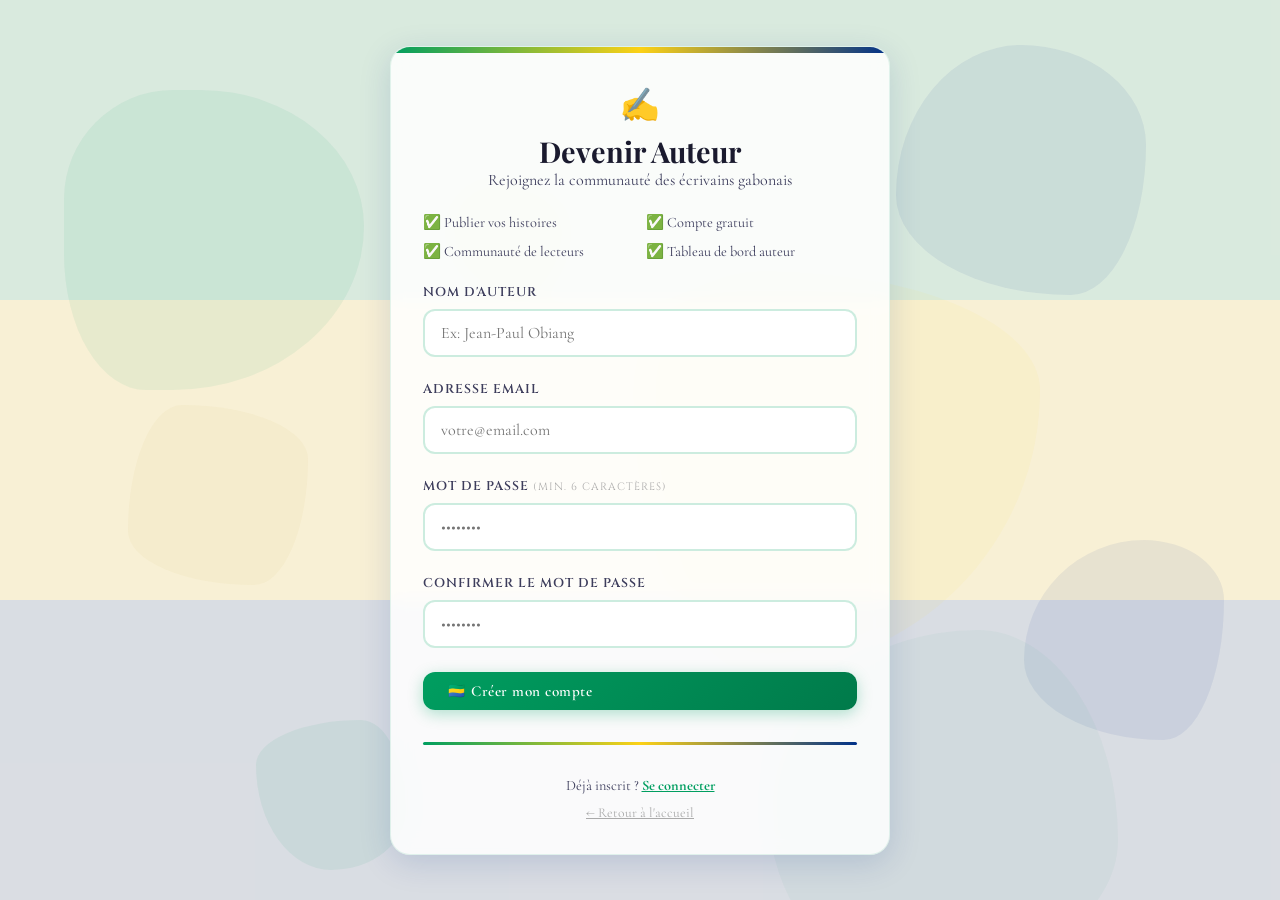
<file: inscription.html>
<!DOCTYPE html>
<html lang="fr">
<head>
  <meta charset="UTF-8">
  <meta name="viewport" content="width=device-width, initial-scale=1.0">
  <title>Inscription — Gabon Stories</title>
  <link rel="stylesheet" href="style.css">
  <style>
    .auth-page { min-height: 100vh; display: flex; align-items: center; justify-content: center; padding: 2rem; }
    .auth-card { max-width: 500px; width: 100%; }
    .auth-top-banner { height: 6px; background: linear-gradient(90deg, var(--vert-gabon), var(--jaune-gabon), var(--bleu-gabon)); }
    .auth-title { font-family: 'Playfair Display', serif; font-size: 1.8rem; text-align: center; }
    .auth-subtitle { text-align: center; color: var(--texte-moyen); margin-bottom: 1.5rem; }
    .perks { display: grid; grid-template-columns: 1fr 1fr; gap: 0.75rem; margin-bottom: 1.5rem; }
    .perk { display: flex; align-items: center; gap: 8px; font-size: 0.9rem; color: var(--texte-moyen); }
  </style>
</head>
<body>

<div class="flag-background">
  <div class="flag-band flag-band-vert"></div>
  <div class="flag-band flag-band-jaune"></div>
  <div class="flag-band flag-band-bleu"></div>
</div>
<div class="flag-overlay"></div>

<div class="shapes-container">
  <div class="shape shape-1"></div>
  <div class="shape shape-2"></div>
  <div class="shape shape-3"></div>
  <div class="shape shape-4"></div>
  <div class="shape shape-5"></div>
  <div class="shape shape-6"></div>
  <div class="shape shape-7"></div>
  <div class="shape shape-8"></div>
</div>

<div class="page-content auth-page">
  <div class="auth-card">
    <div class="card">
      <div class="auth-top-banner"></div>
      <div class="card-body">
        <div style="text-align:center;margin-bottom:1.5rem;">
          <p style="font-size:2rem;margin-bottom:0.5rem;">✍️</p>
          <h1 class="auth-title">Devenir Auteur</h1>
          <p class="auth-subtitle">Rejoignez la communauté des écrivains gabonais</p>
        </div>

        <div class="perks">
          <div class="perk">✅ Publier vos histoires</div>
          <div class="perk">✅ Compte gratuit</div>
          <div class="perk">✅ Communauté de lecteurs</div>
          <div class="perk">✅ Tableau de bord auteur</div>
        </div>

        <div id="alertContainer"></div>

        <div class="form-group">
          <label class="form-label">Nom d'auteur</label>
          <input type="text" class="form-control" id="username" placeholder="Ex: Jean-Paul Obiang" autocomplete="name">
        </div>

        <div class="form-group">
          <label class="form-label">Adresse email</label>
          <input type="email" class="form-control" id="email" placeholder="votre@email.com" autocomplete="email">
        </div>

        <div class="form-group">
          <label class="form-label">Mot de passe <small style="color:#aaa;font-weight:400;">(min. 6 caractères)</small></label>
          <input type="password" class="form-control" id="password" placeholder="••••••••" autocomplete="new-password">
        </div>

        <div class="form-group">
          <label class="form-label">Confirmer le mot de passe</label>
          <input type="password" class="form-control" id="confirmPassword" placeholder="••••••••" autocomplete="new-password">
        </div>

        <button class="btn btn-primary" style="width:100%;" id="registerBtn" onclick="handleRegister()">
          🇬🇦 Créer mon compte
        </button>

        <hr class="divider">

        <p style="text-align:center;font-size:0.9rem;color:var(--texte-moyen);">
          Déjà inscrit ? <a href="connexion.html" style="color:var(--vert-gabon);font-weight:700;">Se connecter</a>
        </p>
        <p style="text-align:center;margin-top:0.5rem;">
          <a href="index.html" style="font-size:0.85rem;color:#aaa;">← Retour à l'accueil</a>
        </p>
      </div>
    </div>
  </div>
</div>

<script src="app.js"></script>
<script>
  AppState.init();
  if (AppState.isLoggedIn()) window.location.href = 'auteur.html';

  async function handleRegister() {
    const username = document.getElementById('username').value.trim();
    const email = document.getElementById('email').value.trim();
    const password = document.getElementById('password').value;
    const confirm = document.getElementById('confirmPassword').value;

    if (!username || !email || !password || !confirm) {
      showAlert('Veuillez remplir tous les champs.', 'error'); return;
    }
    if (password !== confirm) {
      showAlert('Les mots de passe ne correspondent pas.', 'error'); return;
    }
    if (password.length < 6) {
      showAlert('Le mot de passe doit contenir au moins 6 caractères.', 'error'); return;
    }

    setLoading('registerBtn', true, 'Création...');
    try {
      const res = await API.post({ action: 'register', username, email, password });
      if (res.success) {
        showAlert('✅ ' + res.message, 'success');
        setTimeout(() => window.location.href = 'connexion.html', 2000);
      } else {
        showAlert(res.message || 'Erreur lors de l\'inscription.', 'error');
        setLoading('registerBtn', false);
      }
    } catch(e) {
      showAlert('Erreur de connexion. Vérifiez votre connexion internet.', 'error');
      setLoading('registerBtn', false);
    }
  }
</script>
</body>
</html>
</file>
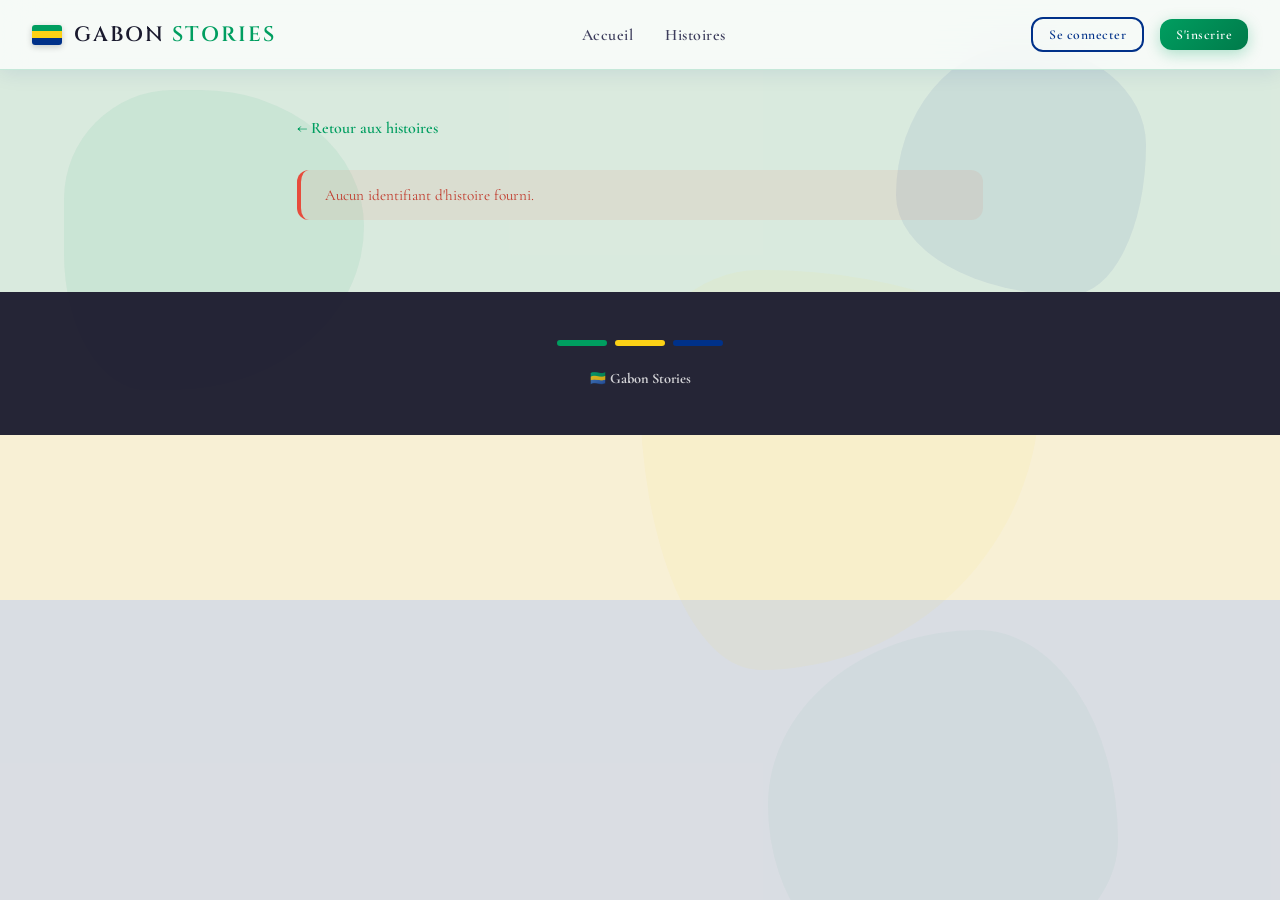
<file: lire.html>
<!DOCTYPE html>
<html lang="fr">
<head>
  <meta charset="UTF-8">
  <meta name="viewport" content="width=device-width, initial-scale=1.0">
  <title>Lire — Gabon Stories</title>
  <link rel="stylesheet" href="style.css">
  <style>
    .story-reader {
      max-width: 750px;
      margin: 0 auto;
      padding: 3rem 2rem;
    }
    .story-meta {
      display: flex;
      align-items: center;
      gap: 1.5rem;
      margin-bottom: 2rem;
      flex-wrap: wrap;
    }
    .story-content-text {
      font-size: 1.15rem;
      line-height: 1.9;
      color: var(--texte-sombre);
      white-space: pre-wrap;
    }
    .story-content-text p { margin-bottom: 1.2rem; }
    .story-header-banner {
      height: 6px;
      background: linear-gradient(90deg, var(--vert-gabon), var(--jaune-gabon), var(--bleu-gabon));
      border-radius: 3px;
      margin-bottom: 2rem;
    }
    .back-link {
      display: inline-flex;
      align-items: center;
      gap: 6px;
      color: var(--vert-gabon);
      text-decoration: none;
      font-weight: 600;
      margin-bottom: 2rem;
      transition: gap 0.2s;
    }
    .back-link:hover { gap: 10px; }
  </style>
</head>
<body>

<div class="flag-background">
  <div class="flag-band flag-band-vert"></div>
  <div class="flag-band flag-band-jaune"></div>
  <div class="flag-band flag-band-bleu"></div>
</div>
<div class="flag-overlay"></div>

<div class="shapes-container">
  <div class="shape shape-1"></div>
  <div class="shape shape-3"></div>
  <div class="shape shape-5"></div>
  <div class="shape shape-7"></div>
</div>

<div class="page-content">
  <nav class="navbar">
    <a href="index.html" class="navbar-brand">
      <div class="brand-flag">
        <span class="bf-vert"></span>
        <span class="bf-jaune"></span>
        <span class="bf-bleu"></span>
      </div>
      <span class="brand-text">GABON <span>STORIES</span></span>
    </a>
    <ul class="navbar-nav">
      <li><a href="index.html">Accueil</a></li>
      <li><a href="histoires.html">Histoires</a></li>
    </ul>
    <div class="navbar-actions" id="navActions"></div>
  </nav>

  <div class="story-reader">
    <a href="histoires.html" class="back-link">← Retour aux histoires</a>

    <div id="storyContent">
      <div class="empty-state">
        <div class="empty-state-icon">⏳</div>
        <h3>Chargement de l'histoire...</h3>
      </div>
    </div>
  </div>

  <footer>
    <div class="footer-flag">
      <span style="background:var(--vert-gabon)"></span>
      <span style="background:var(--jaune-gabon)"></span>
      <span style="background:var(--bleu-gabon)"></span>
    </div>
    <p>🇬🇦 <strong>Gabon Stories</strong></p>
  </footer>
</div>

<script src="app.js"></script>
<script>
  async function loadStory() {
    const params = new URLSearchParams(window.location.search);
    const id = params.get('id');
    const container = document.getElementById('storyContent');

    if (!id) {
      container.innerHTML = `<div class="alert alert-error">Aucun identifiant d'histoire fourni.</div>`;
      return;
    }

    try {
      const res = await API.get('getStory', { id });
      if (res.success) {
        const s = res.story;
        document.title = `${s.title} — Gabon Stories`;
        // Formatter le contenu (paragraphes)
        const formattedContent = s.content
          .split('\n\n')
          .filter(p => p.trim())
          .map(p => `<p>${escapeHtml(p.trim())}</p>`)
          .join('');

        container.innerHTML = `
          <div class="story-header-banner"></div>
          <h1 style="font-family:'Playfair Display',serif; font-size:2.2rem; line-height:1.25; margin-bottom:1.5rem; color:var(--texte-sombre);">
            ${escapeHtml(s.title)}
          </h1>
          <div class="story-meta">
            <div style="display:flex;align-items:center;gap:8px;">
              <div class="avatar" style="width:45px;height:45px;font-size:1rem;">${getInitials(s.authorName)}</div>
              <div>
                <div style="font-weight:700; color:var(--texte-sombre);">${escapeHtml(s.authorName)}</div>
                <div style="font-size:0.8rem;color:#888;">Auteur</div>
              </div>
            </div>
            <span style="color:#aaa">·</span>
            <span style="font-size:0.9rem;color:var(--texte-moyen);">📅 ${formatDate(s.createdAt)}</span>
            <span style="color:#aaa">·</span>
            <span style="font-size:0.9rem;color:var(--texte-moyen);">👁 ${s.views} lectures</span>
          </div>
          <hr class="divider">
          <div class="story-content-text">${formattedContent || escapeHtml(s.content)}</div>
          <hr class="divider">
          <div style="text-align:center;padding:2rem 0;">
            <p style="color:var(--texte-moyen);margin-bottom:1rem;">Vous avez aimé cette histoire ?</p>
            <a href="histoires.html" class="btn btn-primary">📚 Découvrir d'autres histoires</a>
          </div>
        `;
      } else {
        container.innerHTML = `<div class="alert alert-error">❌ ${res.message || 'Histoire introuvable'}</div>`;
      }
    } catch(e) {
      container.innerHTML = `<div class="alert alert-error">⚠️ Erreur lors du chargement. Vérifiez la connexion à l'API.</div>`;
    }
  }

  document.addEventListener('DOMContentLoaded', loadStory);
</script>
</body>
</html>
</file>
<file: style.css>
/* ===== GABON STORIES - STYLES GLOBAUX ===== */
@import url('https://fonts.googleapis.com/css2?family=Playfair+Display:ital,wght@0,400;0,700;1,400&family=Cormorant+Garamond:wght@300;400;600&family=Cinzel:wght@400;600&display=swap');

:root {
  --vert-gabon: #009e60;
  --jaune-gabon: #fcd116;
  --bleu-gabon: #003189;
  --blanc: #f8f5ef;
  --texte-sombre: #1a1a2e;
  --texte-moyen: #3d3d5c;
  --or: #c9a84c;
  --shadow-soft: 0 8px 32px rgba(0, 49, 137, 0.15);
  --shadow-medium: 0 16px 48px rgba(0, 49, 137, 0.25);
  --radius: 12px;
  --radius-lg: 20px;
}

*, *::before, *::after {
  margin: 0;
  padding: 0;
  box-sizing: border-box;
}

html { scroll-behavior: smooth; }

body {
  font-family: 'Cormorant Garamond', serif;
  background-color: var(--blanc);
  color: var(--texte-sombre);
  min-height: 100vh;
  overflow-x: hidden;
  position: relative;
}

/* ===== FOND DRAPEAU GABONAIS ===== */
.flag-background {
  position: fixed;
  inset: 0;
  z-index: 0;
  display: flex;
  flex-direction: column;
}

.flag-band {
  flex: 1;
}

.flag-band-vert { background: var(--vert-gabon); }
.flag-band-jaune { background: var(--jaune-gabon); }
.flag-band-bleu { background: var(--bleu-gabon); }

/* Overlay semi-transparent pour la lisibilité */
.flag-overlay {
  position: fixed;
  inset: 0;
  z-index: 1;
  background: rgba(248, 245, 239, 0.88);
}

/* ===== FORMES ANIMÉES EN ARRIÈRE-PLAN ===== */
.shapes-container {
  position: fixed;
  inset: 0;
  z-index: 2;
  pointer-events: none;
  overflow: hidden;
}

.shape {
  position: absolute;
  opacity: 0.07;
  border-radius: 50%;
}

.shape-1 {
  width: 300px; height: 300px;
  background: var(--vert-gabon);
  top: 10%; left: 5%;
  animation: float1 18s ease-in-out infinite;
  border-radius: 40% 60% 70% 30% / 40% 50% 60% 50%;
}

.shape-2 {
  width: 200px; height: 200px;
  background: var(--bleu-gabon);
  top: 60%; left: 80%;
  animation: float2 22s ease-in-out infinite;
  border-radius: 60% 40% 30% 70% / 60% 30% 70% 40%;
}

.shape-3 {
  width: 400px; height: 400px;
  background: var(--jaune-gabon);
  top: 30%; left: 50%;
  animation: float3 26s ease-in-out infinite;
  border-radius: 30% 70% 70% 30% / 30% 30% 70% 70%;
  opacity: 0.05;
}

.shape-4 {
  width: 150px; height: 150px;
  background: var(--vert-gabon);
  top: 80%; left: 20%;
  animation: float4 15s ease-in-out infinite;
  border-radius: 70% 30% 50% 50% / 30% 60% 40% 70%;
}

.shape-5 {
  width: 250px; height: 250px;
  background: var(--bleu-gabon);
  top: 5%; left: 70%;
  animation: float5 20s ease-in-out infinite;
  border-radius: 50% 50% 30% 70% / 60% 40% 60% 40%;
}

.shape-6 {
  width: 180px; height: 180px;
  background: var(--or);
  top: 45%; left: 10%;
  animation: float6 24s ease-in-out infinite;
  border-radius: 30% 70% 30% 70% / 70% 30% 70% 30%;
  opacity: 0.06;
}

.shape-7 {
  width: 350px; height: 350px;
  background: var(--vert-gabon);
  top: 70%; left: 60%;
  animation: float1 30s ease-in-out infinite reverse;
  border-radius: 60% 40% 60% 40% / 50% 60% 40% 50%;
  opacity: 0.04;
}

.shape-8 {
  width: 120px; height: 120px;
  background: var(--jaune-gabon);
  top: 20%; left: 35%;
  animation: float3 16s ease-in-out infinite;
  border-radius: 40% 60% 40% 60% / 40% 40% 60% 60%;
  opacity: 0.08;
}

/* Triangle shapes */
.shape-tri {
  width: 0; height: 0;
  background: transparent;
  border-radius: 0;
  opacity: 0.05;
}

.shape-tri-1 {
  border-left: 100px solid transparent;
  border-right: 100px solid transparent;
  border-bottom: 180px solid var(--bleu-gabon);
  top: 50%; left: 90%;
  animation: floatTri1 28s ease-in-out infinite;
}

.shape-tri-2 {
  border-left: 70px solid transparent;
  border-right: 70px solid transparent;
  border-bottom: 120px solid var(--vert-gabon);
  top: 15%; left: 25%;
  animation: floatTri2 19s ease-in-out infinite;
}

/* ===== ANIMATIONS ===== */
@keyframes float1 {
  0%, 100% { transform: translate(0, 0) rotate(0deg) scale(1); }
  25% { transform: translate(40px, -30px) rotate(45deg) scale(1.1); }
  50% { transform: translate(-20px, 50px) rotate(90deg) scale(0.9); }
  75% { transform: translate(60px, 20px) rotate(135deg) scale(1.05); }
}

@keyframes float2 {
  0%, 100% { transform: translate(0, 0) rotate(0deg); }
  33% { transform: translate(-50px, 40px) rotate(-60deg) scale(1.2); }
  66% { transform: translate(30px, -60px) rotate(60deg) scale(0.8); }
}

@keyframes float3 {
  0%, 100% { transform: translate(0, 0) scale(1) rotate(0deg); }
  20% { transform: translate(-60px, 30px) scale(1.15) rotate(20deg); }
  40% { transform: translate(40px, -40px) scale(0.85) rotate(-15deg); }
  60% { transform: translate(-30px, -20px) scale(1.1) rotate(30deg); }
  80% { transform: translate(50px, 50px) scale(0.9) rotate(-10deg); }
}

@keyframes float4 {
  0%, 100% { transform: translate(0, 0) rotate(0deg); }
  50% { transform: translate(80px, -50px) rotate(180deg) scale(1.3); }
}

@keyframes float5 {
  0%, 100% { transform: translate(0, 0) skew(0deg); }
  25% { transform: translate(-40px, 60px) skew(5deg); }
  75% { transform: translate(60px, -30px) skew(-5deg); }
}

@keyframes float6 {
  0%, 100% { transform: translate(0, 0) rotate(0deg) scale(1); }
  40% { transform: translate(50px, 70px) rotate(120deg) scale(1.2); }
  70% { transform: translate(-30px, 40px) rotate(-60deg) scale(0.8); }
}

@keyframes floatTri1 {
  0%, 100% { transform: translate(0, 0) rotate(0deg); }
  50% { transform: translate(-80px, -60px) rotate(360deg); }
}

@keyframes floatTri2 {
  0%, 100% { transform: translate(0, 0) rotate(0deg) scale(1); }
  50% { transform: translate(60px, 80px) rotate(-180deg) scale(1.4); }
}

/* ===== CONTENU PRINCIPAL ===== */
.page-content {
  position: relative;
  z-index: 10;
  min-height: 100vh;
}

/* ===== NAVBAR ===== */
.navbar {
  background: rgba(255, 255, 255, 0.75);
  backdrop-filter: blur(20px);
  -webkit-backdrop-filter: blur(20px);
  border-bottom: 1px solid rgba(0, 158, 96, 0.2);
  padding: 0 2rem;
  position: sticky;
  top: 0;
  z-index: 100;
  display: flex;
  align-items: center;
  justify-content: space-between;
  height: 70px;
  box-shadow: 0 2px 20px rgba(0, 49, 137, 0.1);
}

.navbar-brand {
  display: flex;
  align-items: center;
  gap: 12px;
  text-decoration: none;
}

.brand-flag {
  display: flex;
  flex-direction: column;
  width: 30px;
  height: 20px;
  border-radius: 3px;
  overflow: hidden;
  box-shadow: 0 2px 6px rgba(0,0,0,0.2);
}

.brand-flag span {
  flex: 1;
  display: block;
}

.brand-flag .bf-vert { background: var(--vert-gabon); }
.brand-flag .bf-jaune { background: var(--jaune-gabon); }
.brand-flag .bf-bleu { background: var(--bleu-gabon); }

.brand-text {
  font-family: 'Cinzel', serif;
  font-size: 1.3rem;
  font-weight: 600;
  color: var(--texte-sombre);
  letter-spacing: 2px;
}

.brand-text span {
  color: var(--vert-gabon);
}

.navbar-nav {
  display: flex;
  align-items: center;
  gap: 2rem;
  list-style: none;
}

.navbar-nav a {
  text-decoration: none;
  font-family: 'Cormorant Garamond', serif;
  font-size: 1rem;
  font-weight: 600;
  color: var(--texte-moyen);
  letter-spacing: 0.5px;
  transition: color 0.3s;
  position: relative;
}

.navbar-nav a::after {
  content: '';
  position: absolute;
  bottom: -4px;
  left: 0;
  width: 0;
  height: 2px;
  background: var(--vert-gabon);
  transition: width 0.3s;
}

.navbar-nav a:hover { color: var(--vert-gabon); }
.navbar-nav a:hover::after { width: 100%; }

.navbar-actions {
  display: flex;
  align-items: center;
  gap: 1rem;
}

/* ===== BOUTONS ===== */
.btn {
  display: inline-flex;
  align-items: center;
  gap: 8px;
  padding: 10px 24px;
  border-radius: var(--radius);
  font-family: 'Cormorant Garamond', serif;
  font-size: 0.95rem;
  font-weight: 600;
  letter-spacing: 0.5px;
  cursor: pointer;
  border: none;
  text-decoration: none;
  transition: all 0.3s ease;
}

.btn-primary {
  background: linear-gradient(135deg, var(--vert-gabon), #007a4a);
  color: white;
  box-shadow: 0 4px 15px rgba(0, 158, 96, 0.3);
}

.btn-primary:hover {
  transform: translateY(-2px);
  box-shadow: 0 8px 25px rgba(0, 158, 96, 0.4);
}

.btn-secondary {
  background: transparent;
  color: var(--bleu-gabon);
  border: 2px solid var(--bleu-gabon);
}

.btn-secondary:hover {
  background: var(--bleu-gabon);
  color: white;
  transform: translateY(-2px);
}

.btn-gold {
  background: linear-gradient(135deg, var(--jaune-gabon), var(--or));
  color: var(--texte-sombre);
  box-shadow: 0 4px 15px rgba(252, 209, 22, 0.3);
}

.btn-gold:hover {
  transform: translateY(-2px);
  box-shadow: 0 8px 25px rgba(252, 209, 22, 0.4);
}

.btn-danger {
  background: linear-gradient(135deg, #e74c3c, #c0392b);
  color: white;
}

.btn-danger:hover { transform: translateY(-2px); }

.btn-sm { padding: 7px 16px; font-size: 0.85rem; }
.btn-lg { padding: 14px 36px; font-size: 1.1rem; }

/* ===== CARDS ===== */
.card {
  background: rgba(255, 255, 255, 0.85);
  backdrop-filter: blur(10px);
  border-radius: var(--radius-lg);
  border: 1px solid rgba(0, 158, 96, 0.1);
  box-shadow: var(--shadow-soft);
  overflow: hidden;
  transition: transform 0.3s, box-shadow 0.3s;
}

.card:hover {
  transform: translateY(-4px);
  box-shadow: var(--shadow-medium);
}

.card-header {
  padding: 1.5rem 2rem;
  border-bottom: 1px solid rgba(0, 158, 96, 0.1);
  background: linear-gradient(135deg, rgba(0, 158, 96, 0.05), rgba(0, 49, 137, 0.05));
}

.card-body { padding: 2rem; }

.card-footer {
  padding: 1rem 2rem;
  border-top: 1px solid rgba(0, 158, 96, 0.1);
  background: rgba(248, 245, 239, 0.5);
}

/* ===== STORY CARD ===== */
.story-card {
  background: rgba(255, 255, 255, 0.9);
  border-radius: var(--radius-lg);
  overflow: hidden;
  border: 1px solid rgba(0, 158, 96, 0.12);
  box-shadow: var(--shadow-soft);
  transition: all 0.3s ease;
  cursor: pointer;
  display: flex;
  flex-direction: column;
}

.story-card:hover {
  transform: translateY(-6px);
  box-shadow: var(--shadow-medium);
  border-color: var(--vert-gabon);
}

.story-card-banner {
  height: 8px;
  background: linear-gradient(90deg, var(--vert-gabon), var(--jaune-gabon), var(--bleu-gabon));
}

.story-card-body {
  padding: 1.5rem;
  flex: 1;
}

.story-card-title {
  font-family: 'Playfair Display', serif;
  font-size: 1.2rem;
  font-weight: 700;
  color: var(--texte-sombre);
  margin-bottom: 0.5rem;
  line-height: 1.4;
}

.story-card-author {
  font-size: 0.85rem;
  color: var(--vert-gabon);
  font-weight: 600;
  margin-bottom: 0.75rem;
}

.story-card-excerpt {
  font-size: 0.95rem;
  color: var(--texte-moyen);
  line-height: 1.6;
  display: -webkit-box;
  -webkit-line-clamp: 3;
  -webkit-box-orient: vertical;
  overflow: hidden;
}

.story-card-footer {
  padding: 1rem 1.5rem;
  border-top: 1px solid rgba(0, 158, 96, 0.1);
  display: flex;
  justify-content: space-between;
  align-items: center;
  font-size: 0.8rem;
  color: #888;
}

.story-badge {
  display: inline-flex;
  align-items: center;
  padding: 3px 10px;
  border-radius: 20px;
  font-size: 0.75rem;
  font-weight: 600;
}

.badge-published { background: rgba(0, 158, 96, 0.1); color: var(--vert-gabon); }
.badge-draft { background: rgba(201, 168, 76, 0.15); color: var(--or); }
.badge-pending { background: rgba(0, 49, 137, 0.1); color: var(--bleu-gabon); }

/* ===== FORMULAIRES ===== */
.form-group { margin-bottom: 1.5rem; }

.form-label {
  display: block;
  font-family: 'Cinzel', serif;
  font-size: 0.8rem;
  font-weight: 600;
  letter-spacing: 1px;
  text-transform: uppercase;
  color: var(--texte-moyen);
  margin-bottom: 0.5rem;
}

.form-control {
  width: 100%;
  padding: 12px 16px;
  border: 2px solid rgba(0, 158, 96, 0.2);
  border-radius: var(--radius);
  background: rgba(255, 255, 255, 0.9);
  font-family: 'Cormorant Garamond', serif;
  font-size: 1rem;
  color: var(--texte-sombre);
  transition: border-color 0.3s, box-shadow 0.3s;
  outline: none;
}

.form-control:focus {
  border-color: var(--vert-gabon);
  box-shadow: 0 0 0 4px rgba(0, 158, 96, 0.1);
}

textarea.form-control {
  resize: vertical;
  min-height: 150px;
  line-height: 1.7;
}

/* ===== HERO SECTION ===== */
.hero {
  min-height: 85vh;
  display: flex;
  align-items: center;
  justify-content: center;
  text-align: center;
  padding: 4rem 2rem;
}

.hero-content { max-width: 700px; }

.hero-eyebrow {
  font-family: 'Cinzel', serif;
  font-size: 0.8rem;
  letter-spacing: 4px;
  text-transform: uppercase;
  color: var(--vert-gabon);
  margin-bottom: 1.5rem;
  opacity: 0;
  animation: fadeUp 0.8s ease 0.2s forwards;
}

.hero-title {
  font-family: 'Playfair Display', serif;
  font-size: clamp(2.5rem, 6vw, 4.5rem);
  font-weight: 700;
  line-height: 1.15;
  color: var(--texte-sombre);
  margin-bottom: 1.5rem;
  opacity: 0;
  animation: fadeUp 0.8s ease 0.4s forwards;
}

.hero-title em {
  font-style: italic;
  color: var(--vert-gabon);
}

.hero-subtitle {
  font-size: 1.2rem;
  line-height: 1.7;
  color: var(--texte-moyen);
  margin-bottom: 2.5rem;
  opacity: 0;
  animation: fadeUp 0.8s ease 0.6s forwards;
}

.hero-actions {
  display: flex;
  gap: 1rem;
  justify-content: center;
  flex-wrap: wrap;
  opacity: 0;
  animation: fadeUp 0.8s ease 0.8s forwards;
}

.flag-stripe {
  display: flex;
  gap: 4px;
  justify-content: center;
  margin-bottom: 2rem;
  opacity: 0;
  animation: fadeUp 0.8s ease 0.1s forwards;
}

.flag-stripe span {
  width: 40px; height: 5px;
  border-radius: 3px;
}

.fs-vert { background: var(--vert-gabon); }
.fs-jaune { background: var(--jaune-gabon); }
.fs-bleu { background: var(--bleu-gabon); }

@keyframes fadeUp {
  from { opacity: 0; transform: translateY(30px); }
  to { opacity: 1; transform: translateY(0); }
}

/* ===== SECTION STYLES ===== */
.section { padding: 5rem 2rem; }
.section-sm { padding: 3rem 2rem; }

.container {
  max-width: 1200px;
  margin: 0 auto;
}

.section-title {
  font-family: 'Playfair Display', serif;
  font-size: 2.2rem;
  font-weight: 700;
  color: var(--texte-sombre);
  margin-bottom: 0.75rem;
}

.section-subtitle {
  color: var(--texte-moyen);
  font-size: 1.05rem;
  margin-bottom: 3rem;
}

.section-header {
  display: flex;
  align-items: flex-end;
  justify-content: space-between;
  margin-bottom: 2.5rem;
  flex-wrap: wrap;
  gap: 1rem;
}

/* ===== GRID ===== */
.grid-3 {
  display: grid;
  grid-template-columns: repeat(auto-fill, minmax(300px, 1fr));
  gap: 1.5rem;
}

.grid-2 {
  display: grid;
  grid-template-columns: repeat(auto-fill, minmax(400px, 1fr));
  gap: 1.5rem;
}

/* ===== STATS ===== */
.stats-grid {
  display: grid;
  grid-template-columns: repeat(auto-fit, minmax(200px, 1fr));
  gap: 1.5rem;
  margin-bottom: 3rem;
}

.stat-card {
  background: rgba(255, 255, 255, 0.9);
  border-radius: var(--radius-lg);
  padding: 1.5rem;
  text-align: center;
  border: 1px solid rgba(0, 158, 96, 0.1);
  box-shadow: var(--shadow-soft);
}

.stat-number {
  font-family: 'Playfair Display', serif;
  font-size: 2.5rem;
  font-weight: 700;
  color: var(--vert-gabon);
}

.stat-label {
  font-size: 0.85rem;
  color: var(--texte-moyen);
  font-weight: 600;
  letter-spacing: 0.5px;
  margin-top: 0.25rem;
}

/* ===== MESSAGES ===== */
.alert {
  padding: 1rem 1.5rem;
  border-radius: var(--radius);
  font-size: 0.95rem;
  margin-bottom: 1.5rem;
  border-left: 4px solid;
}

.alert-success {
  background: rgba(0, 158, 96, 0.08);
  border-color: var(--vert-gabon);
  color: #006b40;
}

.alert-error {
  background: rgba(231, 76, 60, 0.08);
  border-color: #e74c3c;
  color: #c0392b;
}

.alert-info {
  background: rgba(0, 49, 137, 0.08);
  border-color: var(--bleu-gabon);
  color: var(--bleu-gabon);
}

/* ===== TABLE ===== */
.table-container {
  overflow-x: auto;
  border-radius: var(--radius);
  box-shadow: var(--shadow-soft);
}

table {
  width: 100%;
  border-collapse: collapse;
  background: rgba(255, 255, 255, 0.9);
}

th {
  background: linear-gradient(135deg, rgba(0, 158, 96, 0.08), rgba(0, 49, 137, 0.08));
  padding: 1rem 1.5rem;
  text-align: left;
  font-family: 'Cinzel', serif;
  font-size: 0.75rem;
  font-weight: 600;
  letter-spacing: 1px;
  text-transform: uppercase;
  color: var(--texte-moyen);
  white-space: nowrap;
}

td {
  padding: 1rem 1.5rem;
  border-bottom: 1px solid rgba(0, 158, 96, 0.08);
  font-size: 0.95rem;
}

tr:last-child td { border-bottom: none; }
tr:hover td { background: rgba(0, 158, 96, 0.03); }

/* ===== MODAL ===== */
.modal-overlay {
  position: fixed;
  inset: 0;
  background: rgba(26, 26, 46, 0.6);
  backdrop-filter: blur(6px);
  z-index: 1000;
  display: flex;
  align-items: center;
  justify-content: center;
  padding: 1rem;
  opacity: 0;
  pointer-events: none;
  transition: opacity 0.3s;
}

.modal-overlay.active {
  opacity: 1;
  pointer-events: all;
}

.modal {
  background: white;
  border-radius: var(--radius-lg);
  box-shadow: 0 24px 80px rgba(0, 0, 0, 0.2);
  max-width: 550px;
  width: 100%;
  max-height: 90vh;
  overflow-y: auto;
  transform: scale(0.9) translateY(20px);
  transition: transform 0.3s;
}

.modal-overlay.active .modal {
  transform: scale(1) translateY(0);
}

.modal-header {
  padding: 1.5rem 2rem;
  border-bottom: 1px solid rgba(0, 158, 96, 0.1);
  display: flex;
  align-items: center;
  justify-content: space-between;
}

.modal-title {
  font-family: 'Playfair Display', serif;
  font-size: 1.4rem;
  font-weight: 700;
}

.modal-close {
  width: 32px; height: 32px;
  border: none; background: none;
  cursor: pointer;
  border-radius: 50%;
  display: flex; align-items: center; justify-content: center;
  font-size: 1.2rem;
  color: #999;
  transition: background 0.2s;
}

.modal-close:hover { background: #f0f0f0; color: #333; }

.modal-body { padding: 2rem; }

/* ===== TABS ===== */
.tabs {
  display: flex;
  gap: 0;
  border-bottom: 2px solid rgba(0, 158, 96, 0.15);
  margin-bottom: 2rem;
}

.tab {
  padding: 0.75rem 1.5rem;
  border: none;
  background: none;
  cursor: pointer;
  font-family: 'Cormorant Garamond', serif;
  font-size: 1rem;
  font-weight: 600;
  color: var(--texte-moyen);
  position: relative;
  transition: color 0.3s;
}

.tab::after {
  content: '';
  position: absolute;
  bottom: -2px;
  left: 0; right: 0;
  height: 2px;
  background: var(--vert-gabon);
  transform: scaleX(0);
  transition: transform 0.3s;
}

.tab.active { color: var(--vert-gabon); }
.tab.active::after { transform: scaleX(1); }

/* ===== FOOTER ===== */
footer {
  background: rgba(26, 26, 46, 0.95);
  color: rgba(255, 255, 255, 0.8);
  padding: 3rem 2rem;
  text-align: center;
  position: relative;
  z-index: 10;
}

.footer-flag {
  display: flex;
  justify-content: center;
  gap: 8px;
  margin-bottom: 1.5rem;
}

.footer-flag span {
  width: 50px; height: 6px;
  border-radius: 3px;
}

footer p { font-size: 0.9rem; }
footer a { color: var(--jaune-gabon); text-decoration: none; }

/* ===== LOADING ===== */
.loader {
  display: inline-block;
  width: 20px; height: 20px;
  border: 3px solid rgba(255,255,255,0.3);
  border-top-color: white;
  border-radius: 50%;
  animation: spin 0.8s linear infinite;
}

@keyframes spin { to { transform: rotate(360deg); } }

/* ===== RESPONSIVE ===== */
@media (max-width: 768px) {
  .navbar-nav { display: none; }
  .hero-title { font-size: 2.2rem; }
  .grid-3, .grid-2 { grid-template-columns: 1fr; }
  .stats-grid { grid-template-columns: repeat(2, 1fr); }
  .section { padding: 3rem 1.5rem; }
}

/* ===== DIVIDER ===== */
.divider {
  height: 3px;
  background: linear-gradient(90deg, var(--vert-gabon), var(--jaune-gabon), var(--bleu-gabon));
  border: none;
  border-radius: 2px;
  margin: 2rem 0;
}

/* ===== SEARCH BAR ===== */
.search-bar {
  display: flex;
  gap: 0.5rem;
  max-width: 500px;
  width: 100%;
}

.search-bar .form-control {
  flex: 1;
  border-radius: 30px;
  padding-left: 20px;
}

.search-bar .btn {
  border-radius: 30px;
}

/* ===== USER AVATAR ===== */
.avatar {
  width: 38px; height: 38px;
  border-radius: 50%;
  background: linear-gradient(135deg, var(--vert-gabon), var(--bleu-gabon));
  display: flex; align-items: center; justify-content: center;
  color: white;
  font-family: 'Cinzel', serif;
  font-weight: 600;
  font-size: 0.85rem;
  cursor: pointer;
  transition: transform 0.2s;
}

.avatar:hover { transform: scale(1.1); }

/* ===== SIDEBAR ===== */
.dashboard-layout {
  display: grid;
  grid-template-columns: 250px 1fr;
  min-height: calc(100vh - 70px);
  gap: 0;
}

.sidebar {
  background: rgba(255, 255, 255, 0.8);
  backdrop-filter: blur(10px);
  border-right: 1px solid rgba(0, 158, 96, 0.12);
  padding: 2rem 0;
  position: sticky;
  top: 70px;
  height: calc(100vh - 70px);
  overflow-y: auto;
}

.sidebar-section-title {
  font-family: 'Cinzel', serif;
  font-size: 0.65rem;
  letter-spacing: 2px;
  text-transform: uppercase;
  color: #aaa;
  padding: 0.75rem 1.5rem;
  margin-top: 1rem;
}

.sidebar-item {
  display: flex;
  align-items: center;
  gap: 12px;
  padding: 0.75rem 1.5rem;
  color: var(--texte-moyen);
  text-decoration: none;
  font-size: 0.95rem;
  font-weight: 600;
  transition: all 0.2s;
  cursor: pointer;
  border: none;
  background: none;
  width: 100%;
  text-align: left;
}

.sidebar-item:hover, .sidebar-item.active {
  background: rgba(0, 158, 96, 0.08);
  color: var(--vert-gabon);
  padding-left: 1.75rem;
}

.sidebar-item-icon { font-size: 1.1rem; width: 22px; text-align: center; }

.main-content { padding: 2.5rem; }

@media (max-width: 900px) {
  .dashboard-layout { grid-template-columns: 1fr; }
  .sidebar { position: static; height: auto; }
}

/* ===== EMPTY STATE ===== */
.empty-state {
  text-align: center;
  padding: 4rem 2rem;
  color: var(--texte-moyen);
}

.empty-state-icon { font-size: 4rem; margin-bottom: 1rem; opacity: 0.4; }
.empty-state h3 { font-family: 'Playfair Display', serif; font-size: 1.4rem; margin-bottom: 0.5rem; }

/* ===== NOTIFICATION DOT ===== */
.notif-dot {
  width: 8px; height: 8px;
  background: var(--jaune-gabon);
  border-radius: 50%;
  display: inline-block;
  margin-left: 4px;
}
</file>
